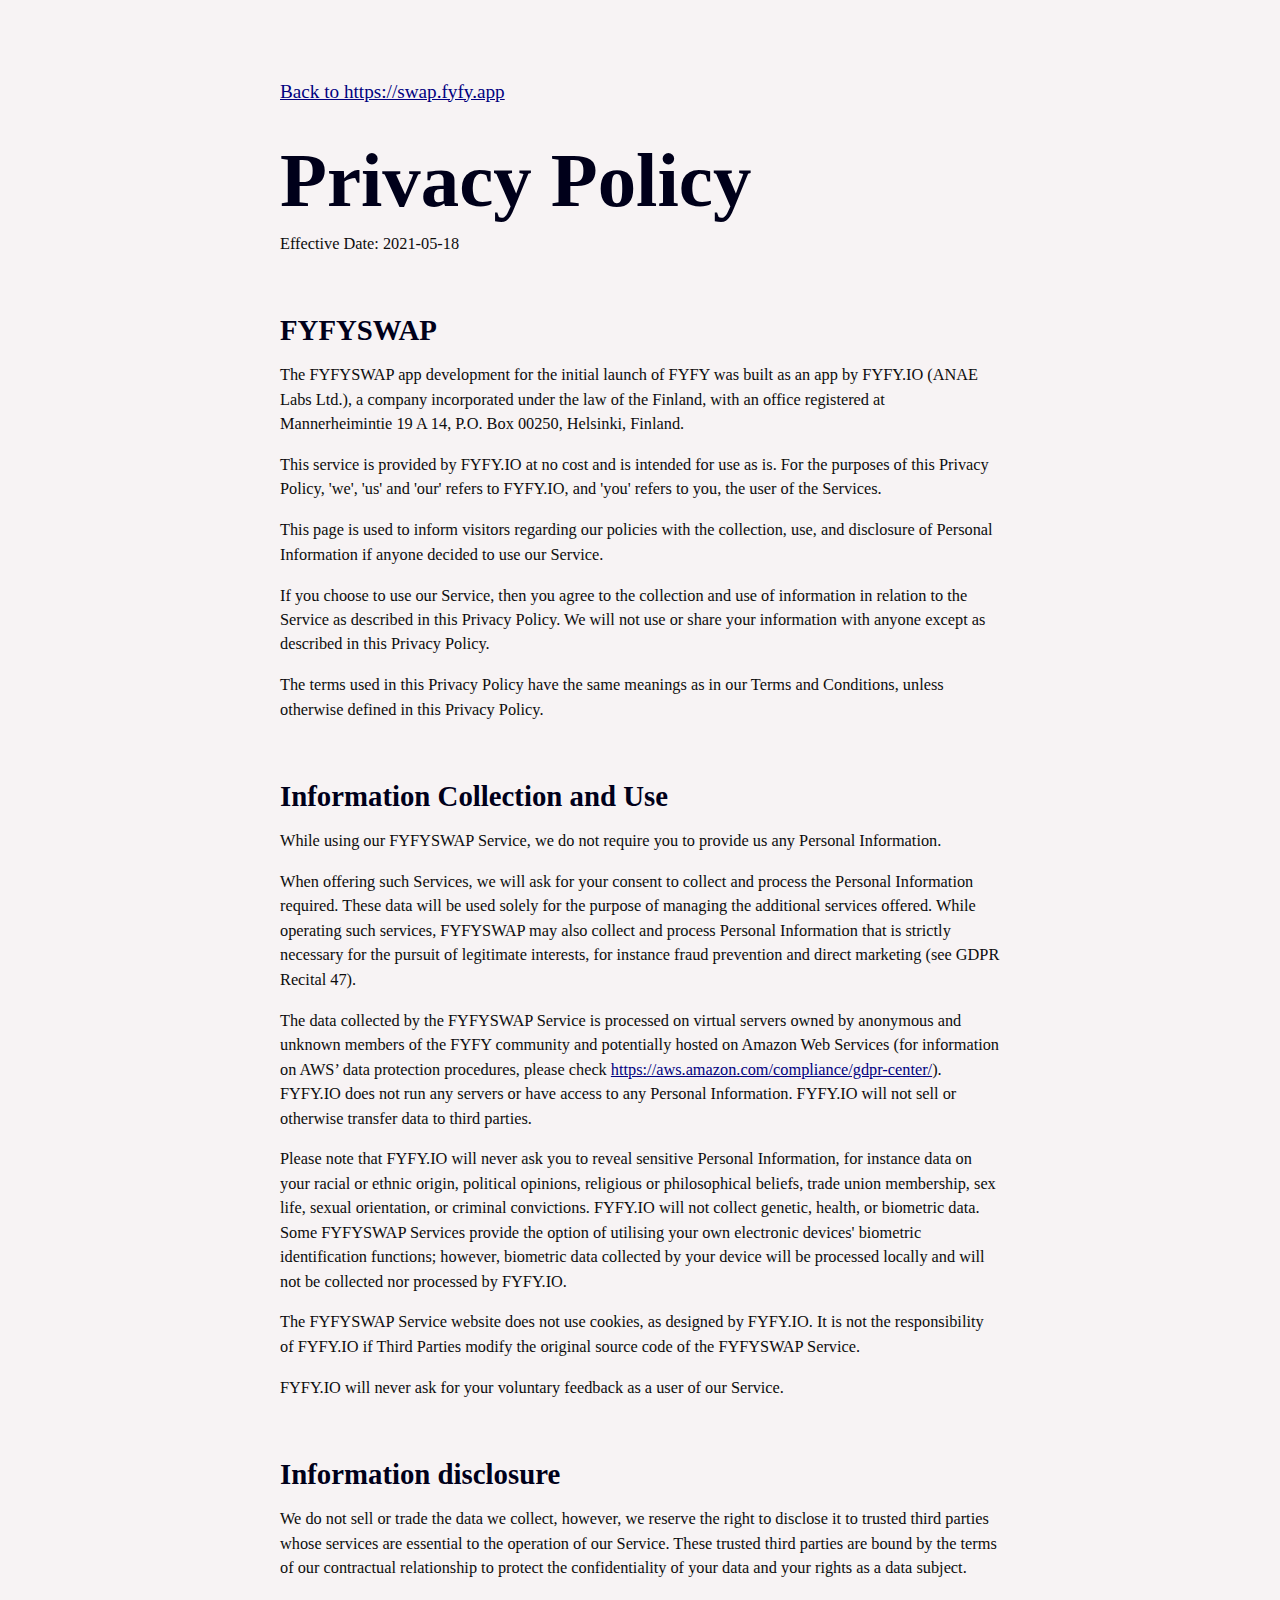
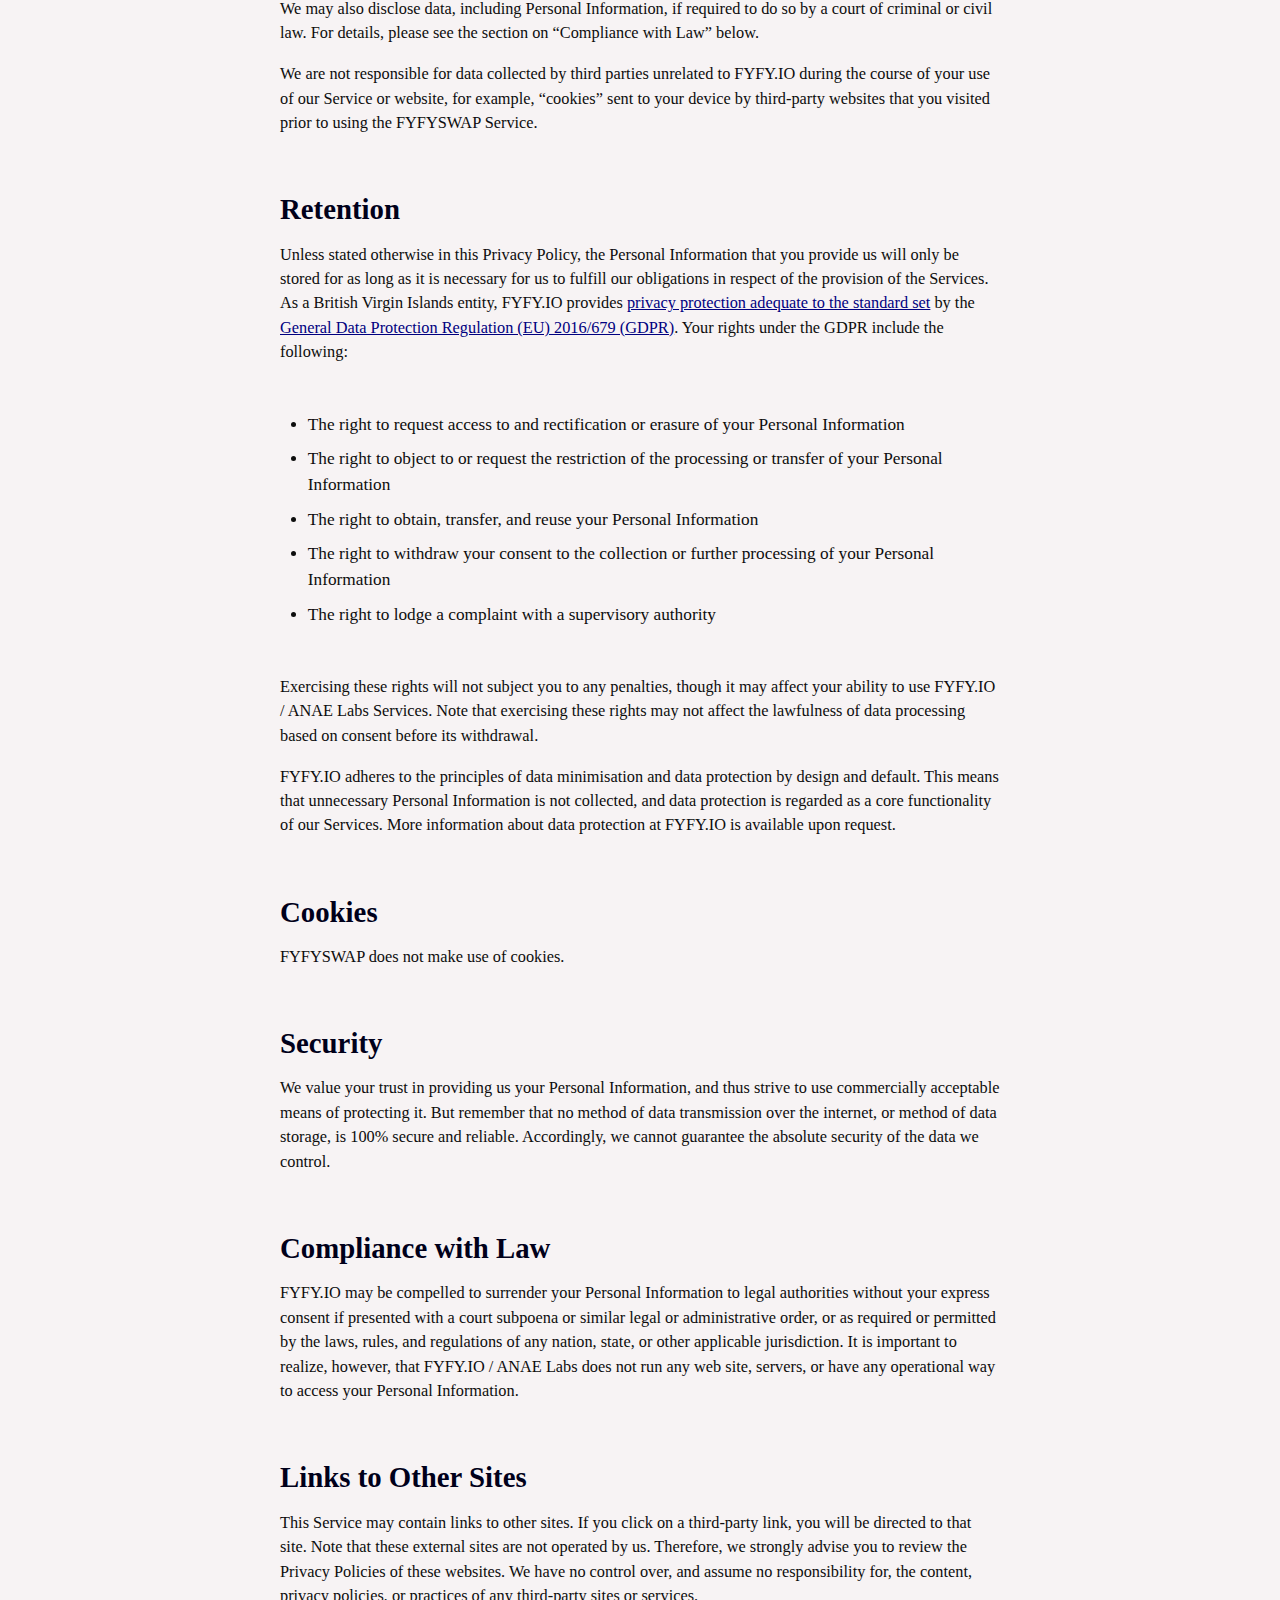
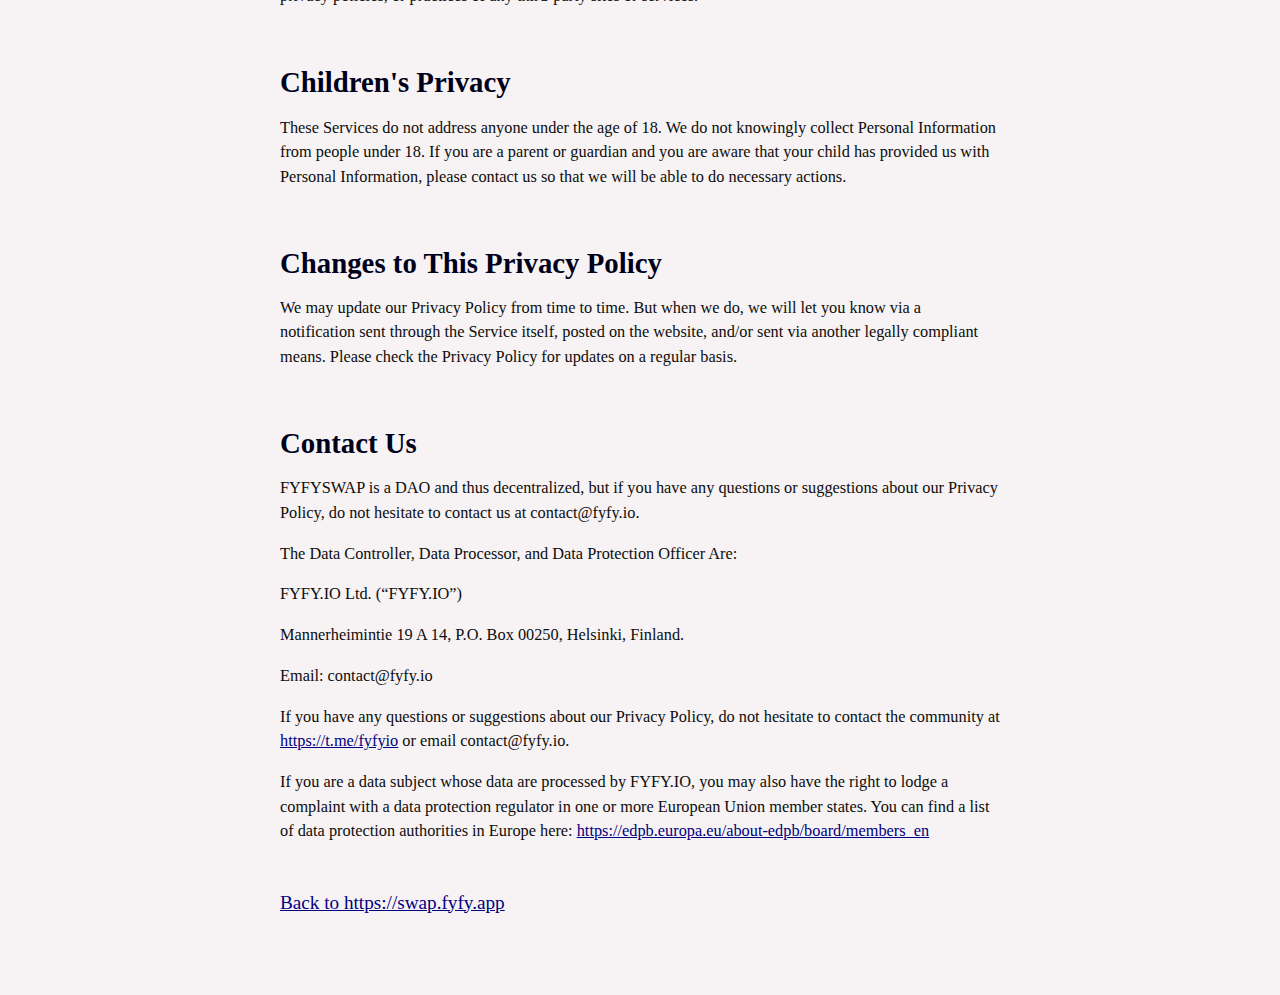
<file: privacy/index.html>
<!doctype html>
<html lang="en">
<head>
    <meta charset="UTF-8">
    <meta name="viewport" content="width=device-width, height=device-height, initial-scale=1.0">
    <meta name="apple-mobile-web-app-capable" content="yes" />

    <link rel="apple-touch-icon" sizes="180x180" href="/apple-touch-icon.png">
    <link rel="icon" type="image/png" sizes="32x32" href="/favicon-32x32.png">
    <link rel="icon" type="image/png" sizes="16x16" href="/favicon-16x16.png">
    <link rel="manifest" href="/site.webmanifest">
    <link rel="mask-icon" href="/safari-pinned-tab.svg" color="#202060">
    <meta name="msapplication-TileColor" content="#202060">
    <meta name="theme-color" content="#ffffff">
	
    <base href="https://swap.fyfy.app/">
    <title>FYFYSWAP — The DEX for the Interoperable Future</title>

    <meta name="title" property="title" content="FYFYSWAP — The DEX for the Interoperable Future" />
    <meta name="description" property="description" content="Cross-chain exchange of assets, simple creation and listing of new assets, and the easiest swaps ever. The interoperable future of Fyfy is here and we are at the forefront!" />
    <meta name="keywords" content="FYFYSWAP, Liquidity, DEX, AMM, Fyfy, Ecosystem, Interoperable, Future, Ethereum, Solana, Fearless">
    <meta name="author" content="FYFYSWAP">

    <meta property="og:site_name" content="FYFYSWAP" />
    <meta property="og:title" content="FYFYSWAP — The DEX for the Interoperable Future" />
    <meta property="og:description" content="Cross-chain exchange of assets, simple creation and listing of new assets, and the easiest swaps ever. The interoperable future of Fyfy is here and we are at the forefront!" />
    <meta property="og:url" content="https://swap.fyfy.app/" />
    <meta property="og:type" content="website" />
    <meta property="og:image" content="https://swap.fyfy.app/fyfyswap-share-image.png" />
    <meta property="og:image:secure_url" content="https://swap.fyfy.app/fyfyswap-share-image.png" />
    <meta property="og:image:width" content="1280" />
    <meta property="og:image:height" content="640" />

    <meta name="twitter:title" content="FYFYSWAP — The DEX for the Interoperable Future" />
    <meta name="twitter:card" content="summary_large_image" />
    <meta name="twitter:image" content="https://swap.fyfy.app/fyfyswap-share-image.png" />
    <meta name="twitter:site" content="@fyfyswap" />
    <meta name="twitter:description" content="Cross-chain exchange of assets, simple creation and listing of new assets, and the easiest swaps ever. The interoperable future of Fyfy is here and we are at the forefront!" />
	
	<link rel="canonical" href="https://swap.fyfy.app/" />
    <link rel="preconnect" href="https://fonts.gstatic.com/" crossorigin>
    <link rel="stylesheet" as="font" href="https://fonts.googleapis.com/css2?family=FYFY:wght@100;200;300;400;500;600;700;800&family=Material+Icons&display=swap"/>
	
	<script src="https://code.jquery.com/jquery-3.5.1.min.js"></script>
    <style>
		*{font-family:'FYFY'}
		html {scroll-behavior: smooth;}
	    body{background-color: #f7f3f4; padding: 60px 0;}
		.copy {max-width: 720px; margin: auto; padding: .5em; color:  #0d0d0d; font-size: 1.2em; line-height: 1.5;}
		h1, h2, p.h1 {margin: 2em 0 .5em; font-size: 1.5em; font-weight: 700; color: #00001A; line-height: 1.15;}
		h1 {font-size: 4em; line-height: 0.9; margin: 40px 0 0;}
    @media only screen and (max-width: 600px) {
      h1 {font-size: 2.5em;}
    }
    @media only screen and (max-width: 380px) {
      h1 {font-size: 2em;}
    }
		p, li {font-size: .85em; font-weight: 300;}
	    a {color: #000080; text-decoration: underline;}
		a:hover {color: #00004D;}
		ul {padding: 1em;}
		li {margin: .5em; font-size: .9em;}
    strong {color: #00001A;font-weight: 600;}
	</style>
</head>
<body>
<div class="copy">
	<a href="https://swap.fyfy.app"> Back to https://swap.fyfy.app</a>
	<h1>Privacy Policy</h1>
  <p>Effective Date: 2021-05-18</p>
  <p class="h1">FYFYSWAP</p>
	<p>The FYFYSWAP app development for the initial launch of FYFY was built as an app by FYFY.IO (ANAE Labs Ltd.), a company incorporated under the law of the Finland, with an office registered at Mannerheimintie 19 A 14, P.O. Box 00250, Helsinki, Finland.</p>
  <p>This service is provided by FYFY.IO at no cost and is intended for use as is. For the purposes of this Privacy Policy, 'we', 'us' and 'our' refers to FYFY.IO, and 'you' refers to you, the user of the Services.</p>
  <p>This page is used to inform visitors regarding our policies with the collection, use, and disclosure of Personal Information if anyone decided to use our Service.</p>
  <p>If you choose to use our Service, then you agree to the collection and use of information in relation to the Service as described in this Privacy Policy. We will not use or share your information with anyone except as described in this Privacy Policy.</p>
  <p>The terms used in this Privacy Policy have the same meanings as in our Terms and Conditions, unless otherwise defined in this Privacy Policy.</p>
  <h2>Information Collection and Use</h2>
  <p>While using our FYFYSWAP Service, we do not require you to provide us any Personal Information.</p>
  <p>When offering such Services, we will ask for your consent to collect and process the Personal Information required. These data will be used solely for the purpose of managing the additional services offered. While operating such services, FYFYSWAP  may also collect and process Personal Information that is strictly necessary for the pursuit of legitimate interests, for instance fraud prevention and direct marketing (see GDPR Recital 47).</p>
  <p>The data collected by the FYFYSWAP Service is processed on virtual servers owned by anonymous and unknown members of the FYFY community and potentially hosted on Amazon Web Services (for information on AWS’ data protection procedures, please check <a href="https://aws.amazon.com/compliance/gdpr-center/" target="_blank">https://aws.amazon.com/compliance/gdpr-center/</a>). FYFY.IO does not run any servers or have access to any Personal Information. FYFY.IO will not sell or otherwise transfer data to third parties.</p>
  <p>Please note that FYFY.IO will never ask you to reveal sensitive Personal Information, for instance data on your racial or ethnic origin, political opinions, religious or philosophical beliefs, trade union membership, sex life, sexual orientation, or criminal convictions. FYFY.IO will not collect genetic, health, or biometric data. Some FYFYSWAP Services provide the option of utilising your own electronic devices' biometric identification functions; however, biometric data collected by your device will be processed locally and will not be collected nor processed by FYFY.IO.</p>
  <p>The FYFYSWAP Service website does not use cookies, as designed by FYFY.IO. It is not the responsibility of FYFY.IO if Third Parties modify the original source code of the FYFYSWAP Service.</p>
  <p>FYFY.IO will never ask for your voluntary feedback as a user of our Service.</p>
  <h2>Information disclosure</h2>
  <p>We do not sell or trade the data we collect, however, we reserve the right to disclose it to trusted third parties whose services are essential to the operation of our Service. These trusted third parties are bound by the terms of our contractual relationship to protect the confidentiality of your data and your rights as a data subject.</p>
  <p>We may also disclose data, including Personal Information, if required to do so by a court of criminal or civil law. For details, please see the section on “Compliance with Law” below.</p>
  <p>We are not responsible for data collected by third parties unrelated to FYFY.IO during the course of your use of our Service or website, for example, “cookies” sent to your device by third-party websites that you visited prior to using the FYFYSWAP Service.</p>
  <h2>Retention</h2>
  <p>Unless stated otherwise in this Privacy Policy, the Personal Information that you provide us will only be stored for as long as it is necessary for us to fulfill our obligations in respect of the provision of the Services. As a British Virgin Islands entity, FYFY.IO provides <a href="https://eur-lex.europa.eu/legal-content/EN/TXT/?uri=CELEX%3A32000D0518" target="_blank">privacy protection adequate to the standard set</a> by the <a href="https://eur-lex.europa.eu/eli/reg/2016/679/oj" target="_blank">General Data Protection Regulation (EU) 2016/679 (GDPR)</a>. Your rights under the GDPR include the following:</p>
  <ul>
    <li>The right to request access to and rectification or erasure of your Personal Information</li>
    <li>The right to object to or request the restriction of the processing or transfer of your Personal Information</li>
    <li>The right to obtain, transfer, and reuse your Personal Information</li>
    <li>The right to withdraw your consent to the collection or further processing of your Personal Information</li>
    <li>The right to lodge a complaint with a supervisory authority</li>
  </ul>
  <p>Exercising these rights will not subject you to any penalties, though it may affect your ability to use FYFY.IO / ANAE Labs Services. Note that exercising these rights may not affect the lawfulness of data processing based on consent before its withdrawal.</p>
  <p>FYFY.IO adheres to the principles of data minimisation and data protection by design and default. This means that unnecessary Personal Information is not collected, and data protection is regarded as a core functionality of our Services. More information about data protection at FYFY.IO is available upon request.</p>
  <h2>Cookies</h2>
  <p>FYFYSWAP does not make use of cookies.</p>
  <h2>Security</h2>
  <p>We value your trust in providing us your Personal Information, and thus strive to use commercially acceptable means of protecting it. But remember that no method of data transmission over the internet, or method of data storage, is 100% secure and reliable. Accordingly, we cannot guarantee the absolute security of the data we control.</p>
  <h2>Compliance with Law</h2>
  <p>FYFY.IO may be compelled to surrender your Personal Information to legal authorities without your express consent if presented with a court subpoena or similar legal or administrative order, or as required or permitted by the laws, rules, and regulations of any nation, state, or other applicable jurisdiction. It is important to realize, however, that FYFY.IO / ANAE Labs does not run any web site, servers, or have any operational way to access your Personal Information.</p>
  <h2>Links to Other Sites</h2>
  <p>This Service may contain links to other sites. If you click on a third-party link, you will be directed to that site. Note that these external sites are not operated by us. Therefore, we strongly advise you to review the Privacy Policies of these websites. We have no control over, and assume no responsibility for, the content, privacy policies, or practices of any third-party sites or services.</p>
  <h2>Children's Privacy</h2>
  <p>These Services do not address anyone under the age of 18. We do not knowingly collect Personal Information from people under 18. If you are a parent or guardian and you are aware that your child has provided us with Personal Information, please contact us so that we will be able to do necessary actions.</p>
  <h2>Changes to This Privacy Policy</h2>
  <p>We may update our Privacy Policy from time to time. But when we do, we will let you know via a notification sent through the Service itself, posted on the website, and/or sent via another legally compliant means. Please check the Privacy Policy for updates on a regular basis.</p>
  <h2>Contact Us</h2>
  <p>FYFYSWAP is a DAO and thus decentralized, but if you have any questions or suggestions about our Privacy Policy, do not hesitate to contact us at contact@fyfy.io.</p>
  <p>The Data Controller, Data Processor, and Data Protection Officer Are:</p>
  <p>FYFY.IO Ltd. (“FYFY.IO”)</p>
  <p>Mannerheimintie 19 A 14, P.O. Box 00250, Helsinki, Finland.</p>
  <p>Email: contact@fyfy.io</p>
  <p>If you have any questions or suggestions about our Privacy Policy, do not hesitate to contact the community at <a href="https://t.me/fyfyio" target="_blank">https://t.me/fyfyio</a> or email contact@fyfy.io.</p>
  <p>If you are a data subject whose data are processed by FYFY.IO, you may also have the right to lodge a complaint with a data protection regulator in one or more European Union member states. You can find a list of data protection authorities in Europe here: <a href="https://edpb.europa.eu/about-edpb/board/members_en" target="_blank">https://edpb.europa.eu/about-edpb/board/members_en</a></p>
	<br>
	<a href="https://swap.fyfy.app"> Back to https://swap.fyfy.app</a>
</div>
</body>
</html>
</file>
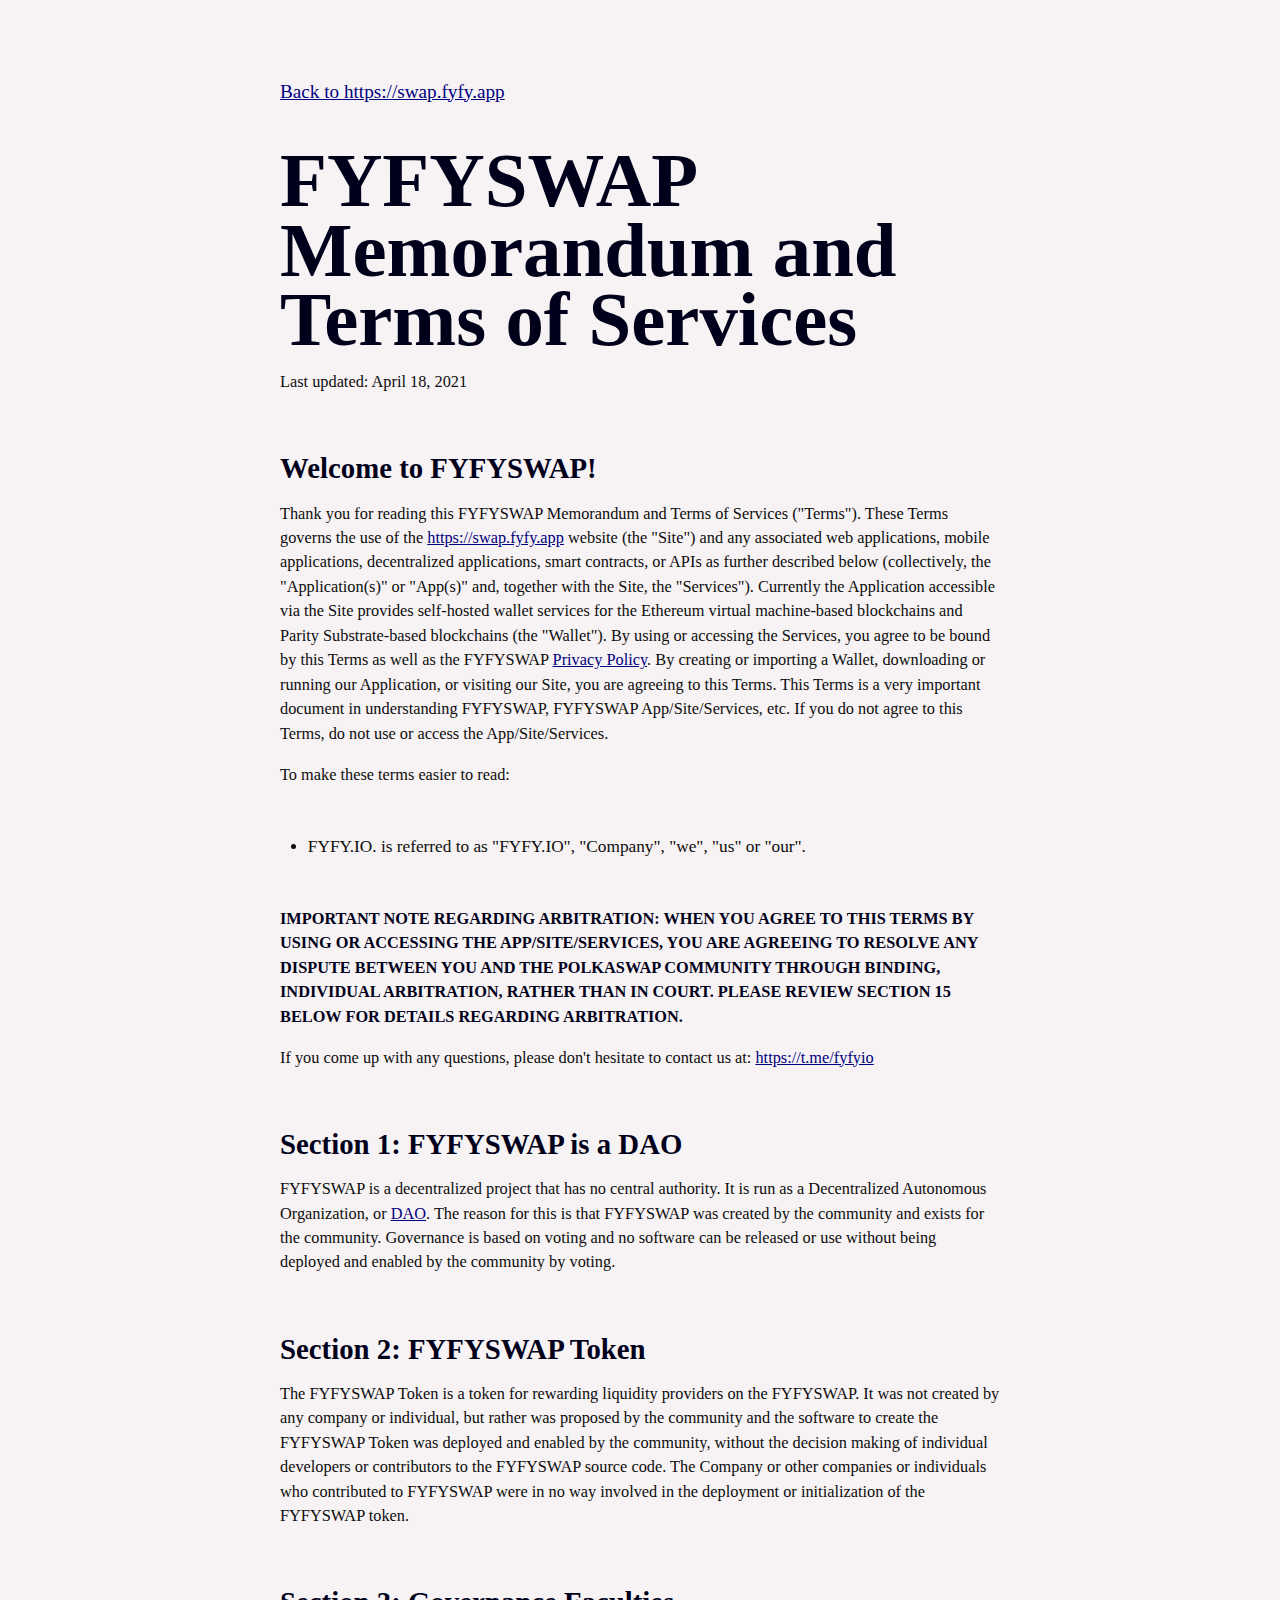
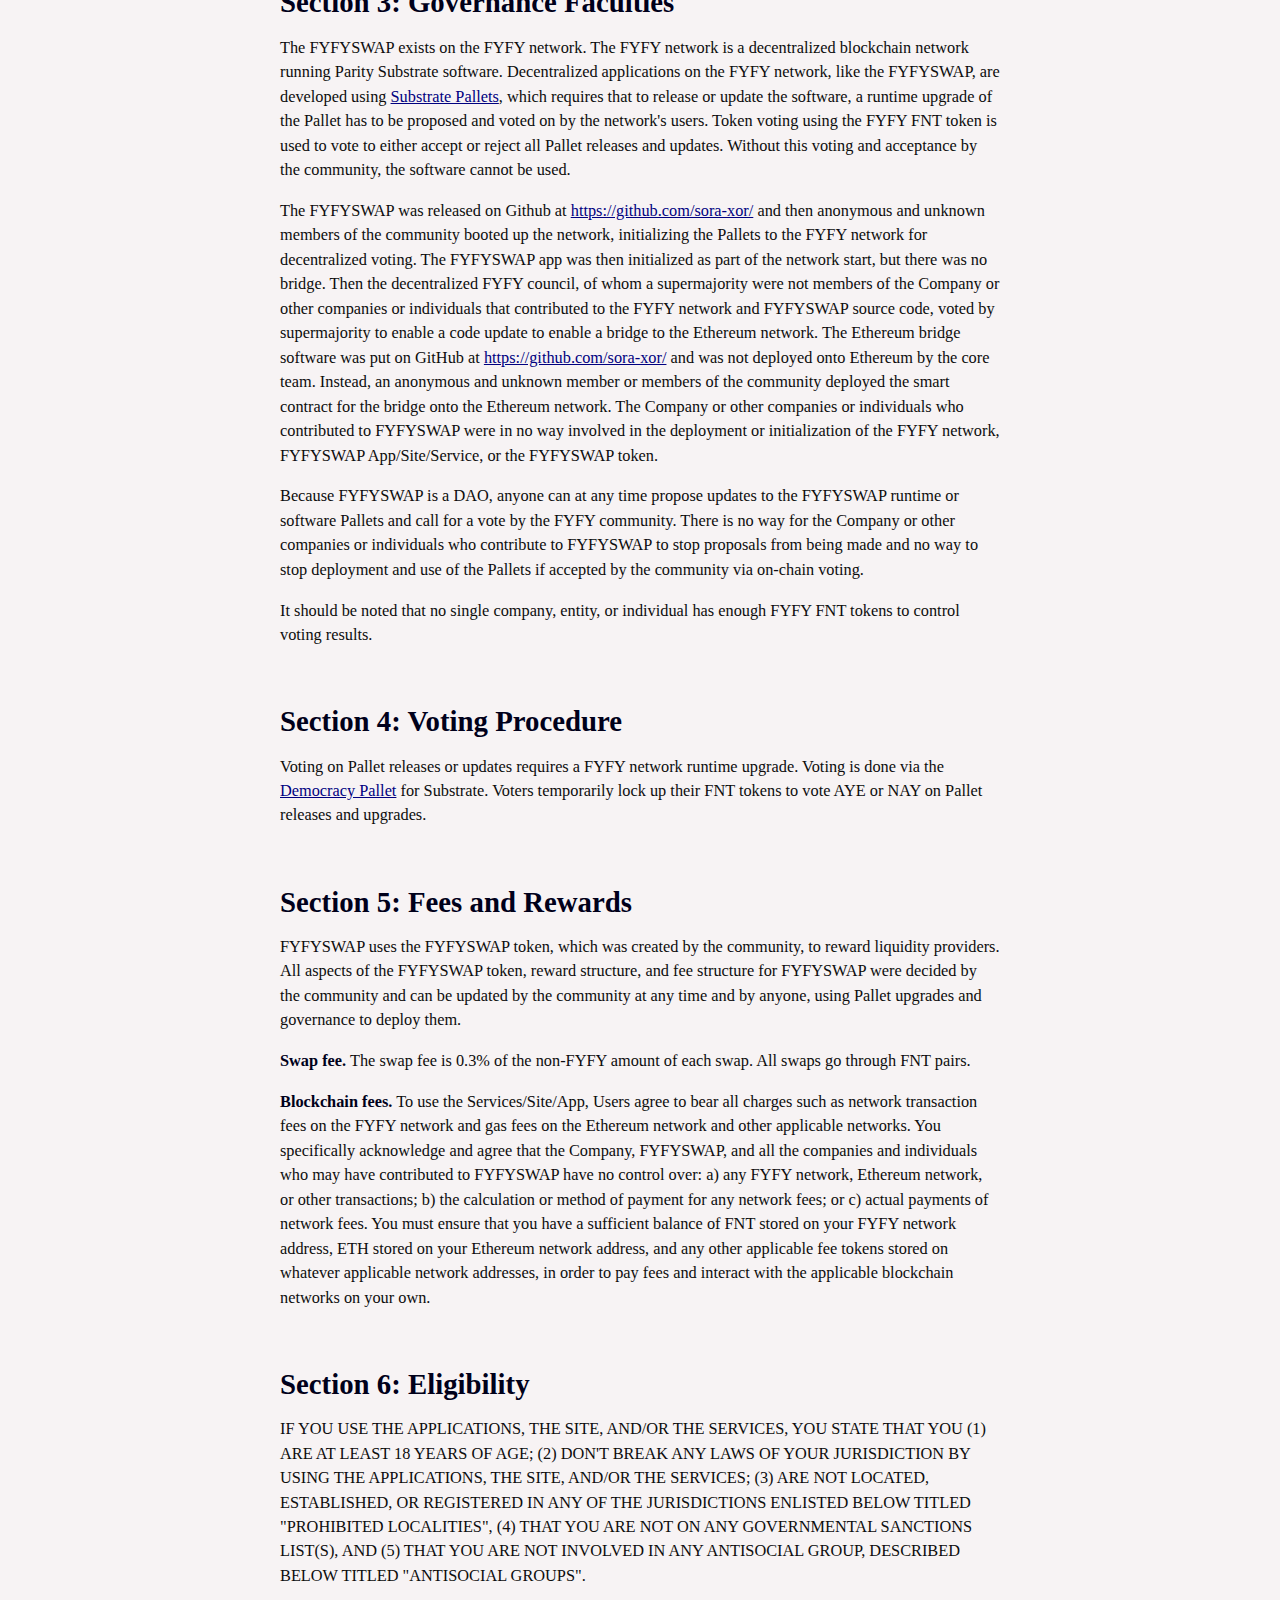
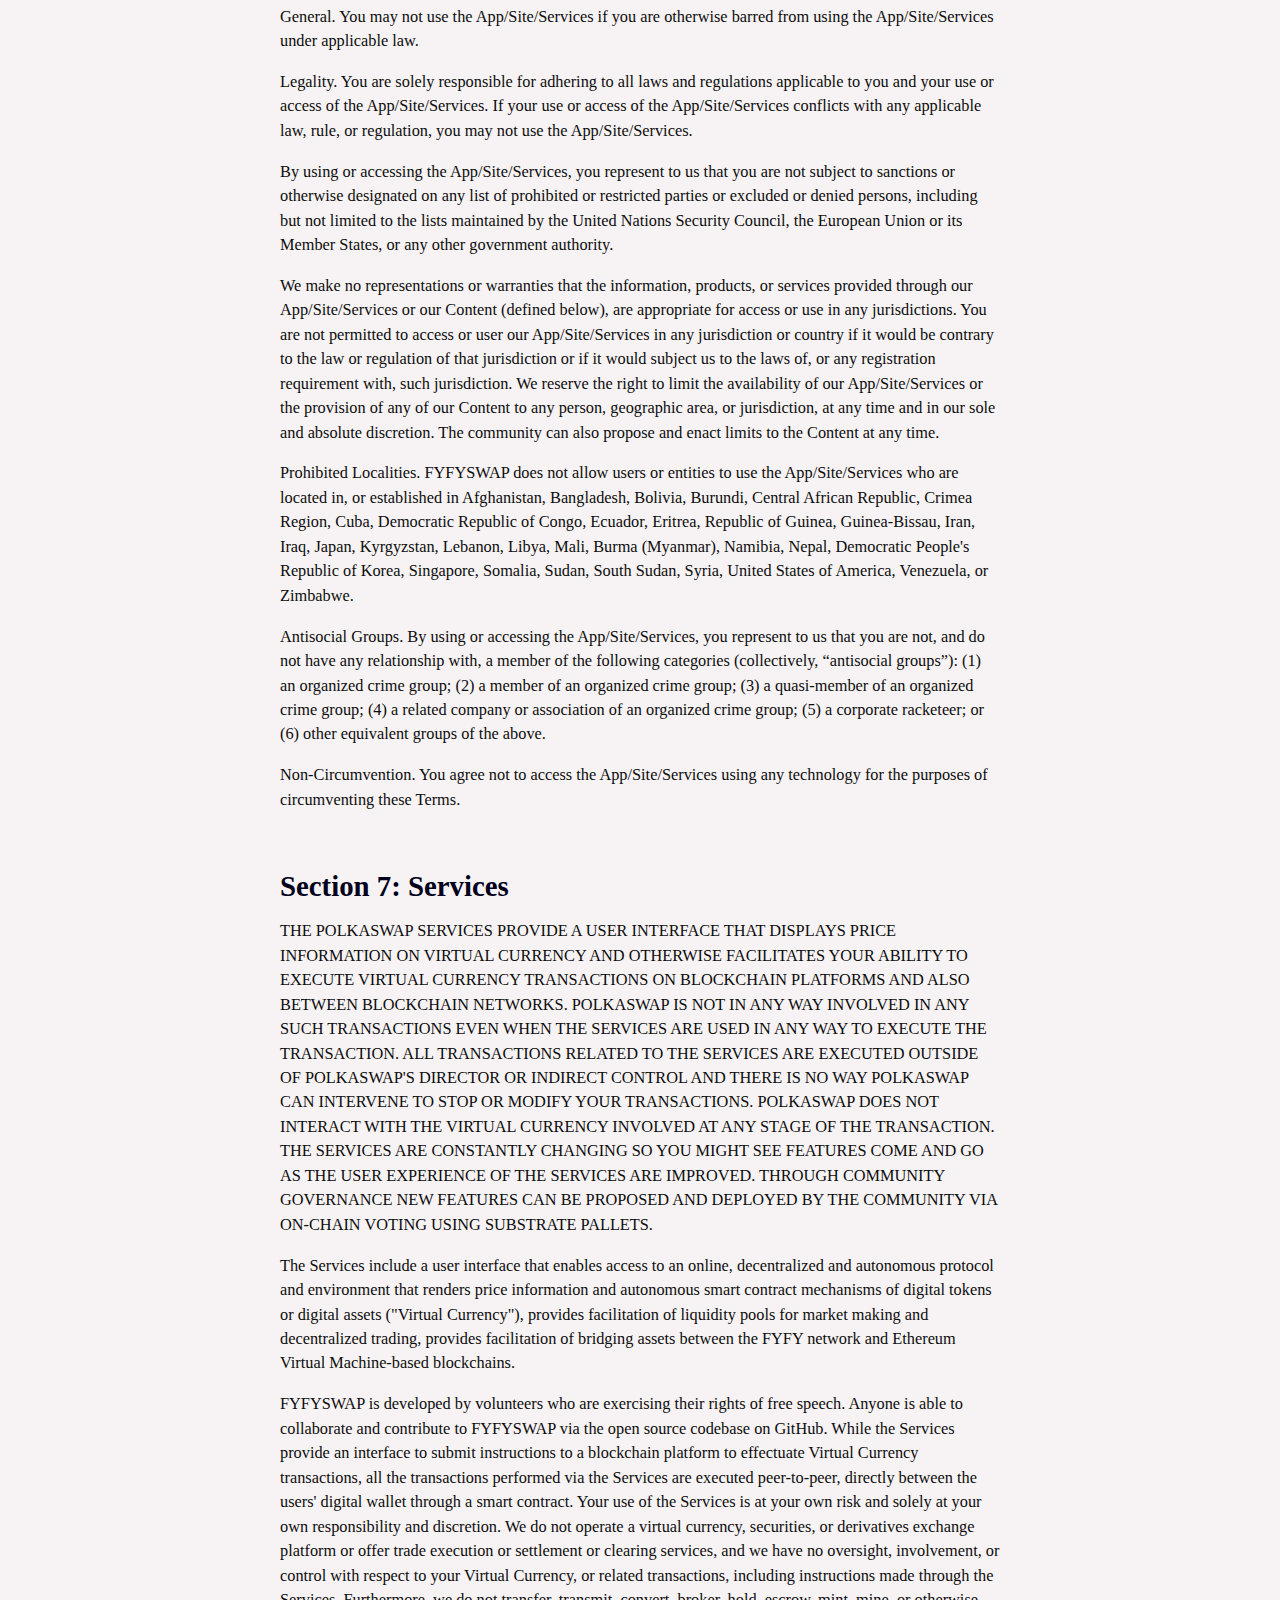
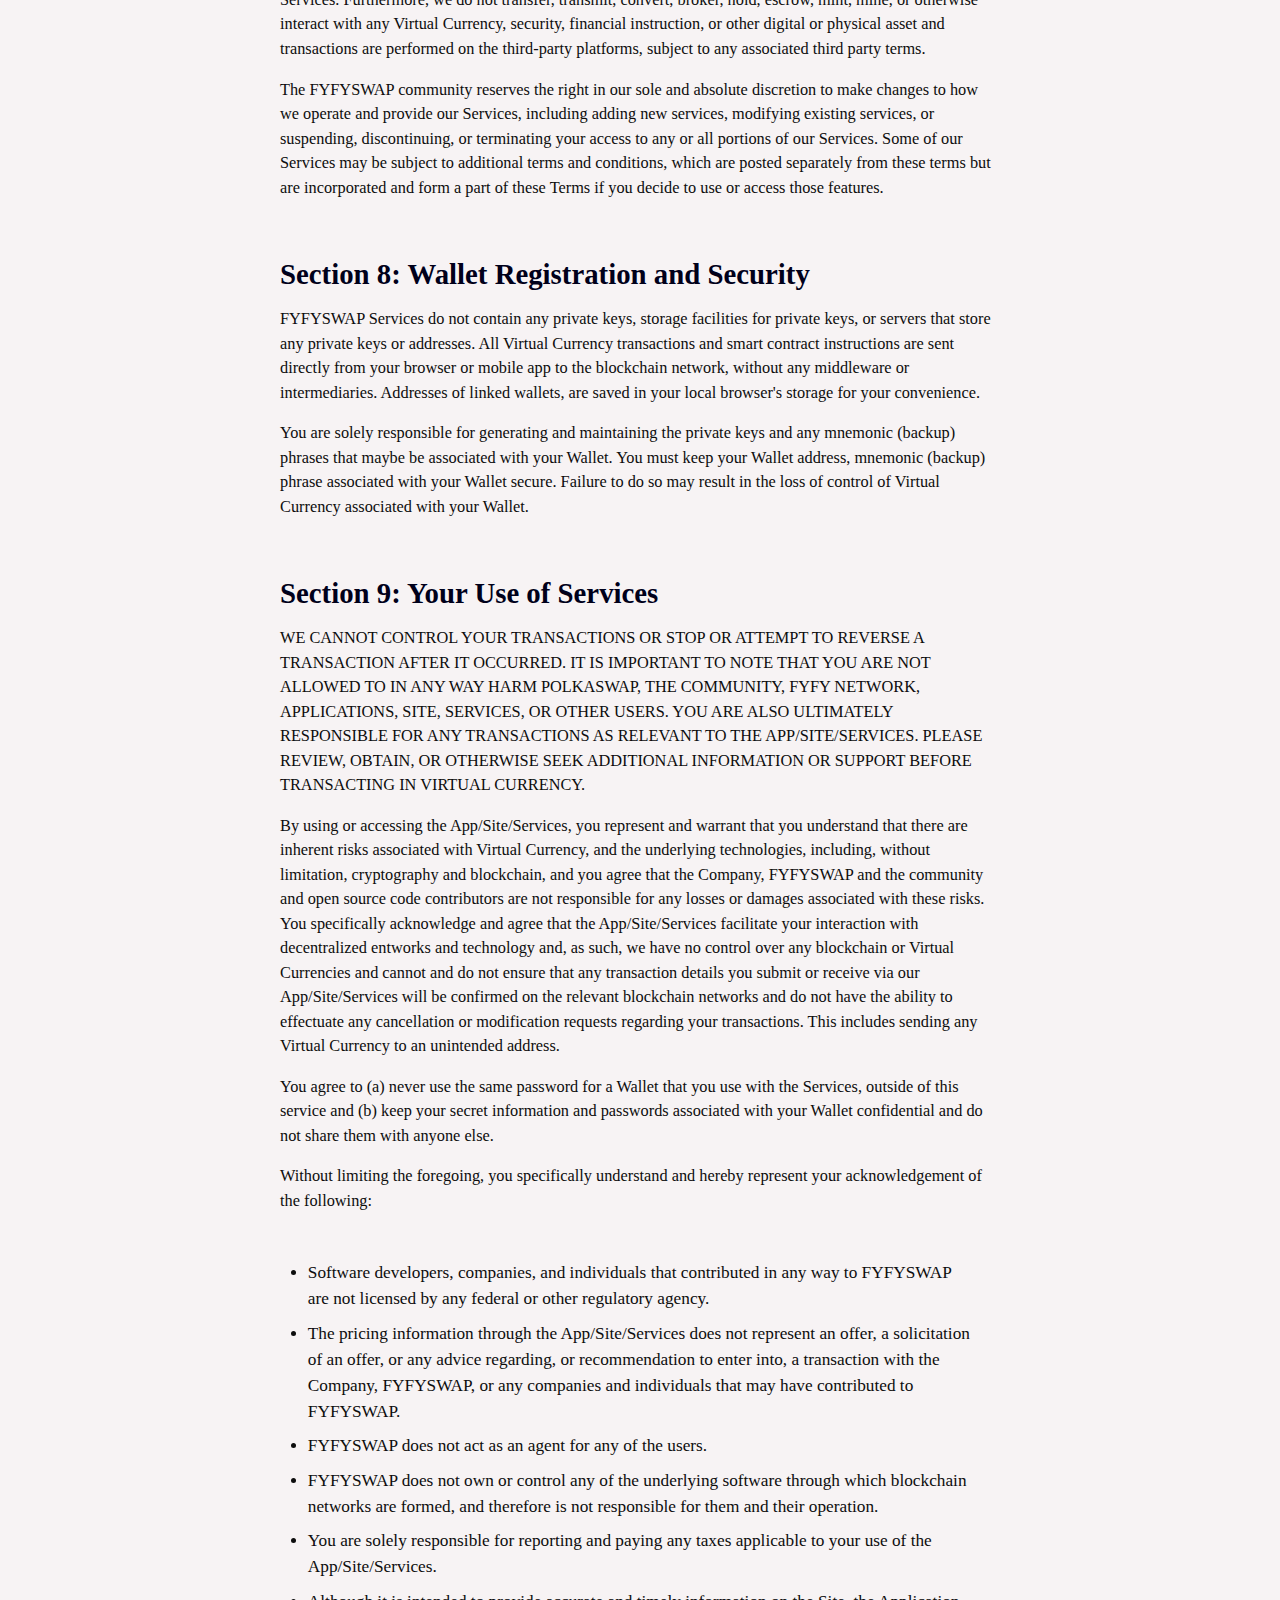
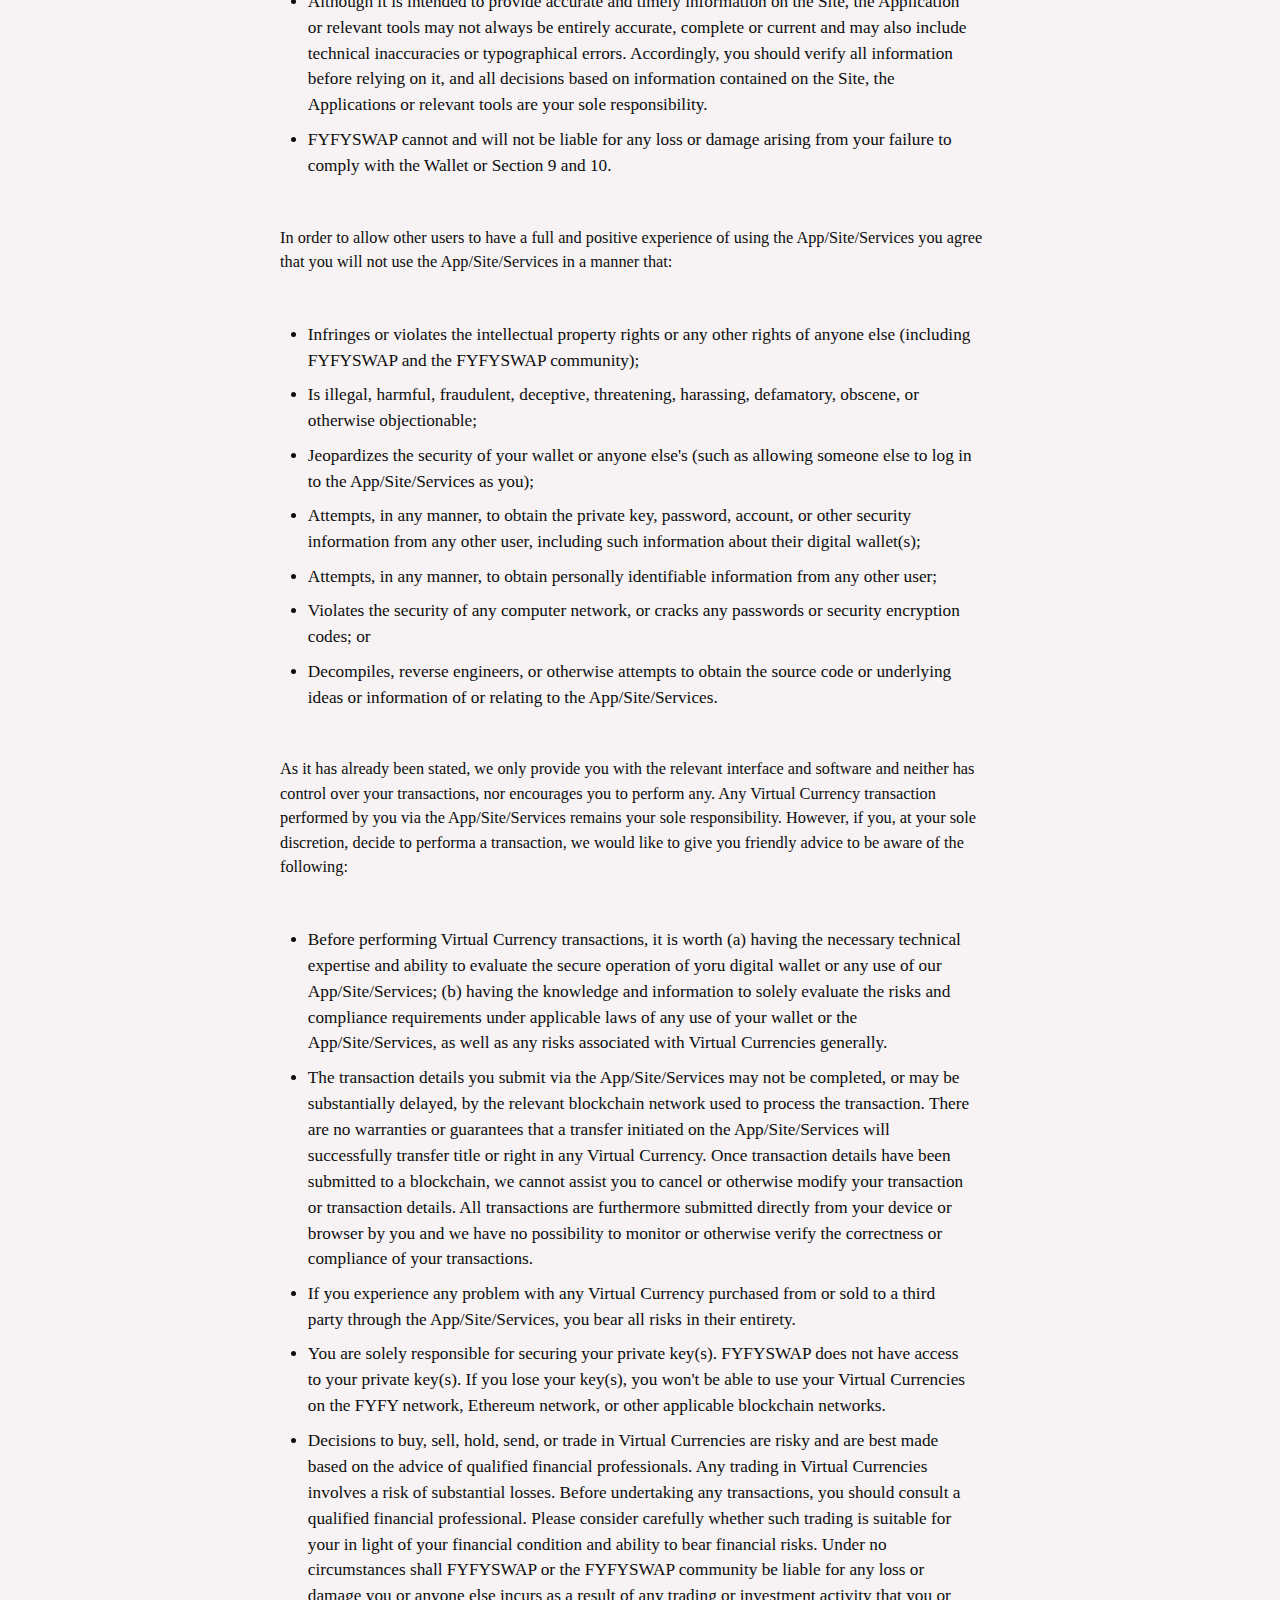
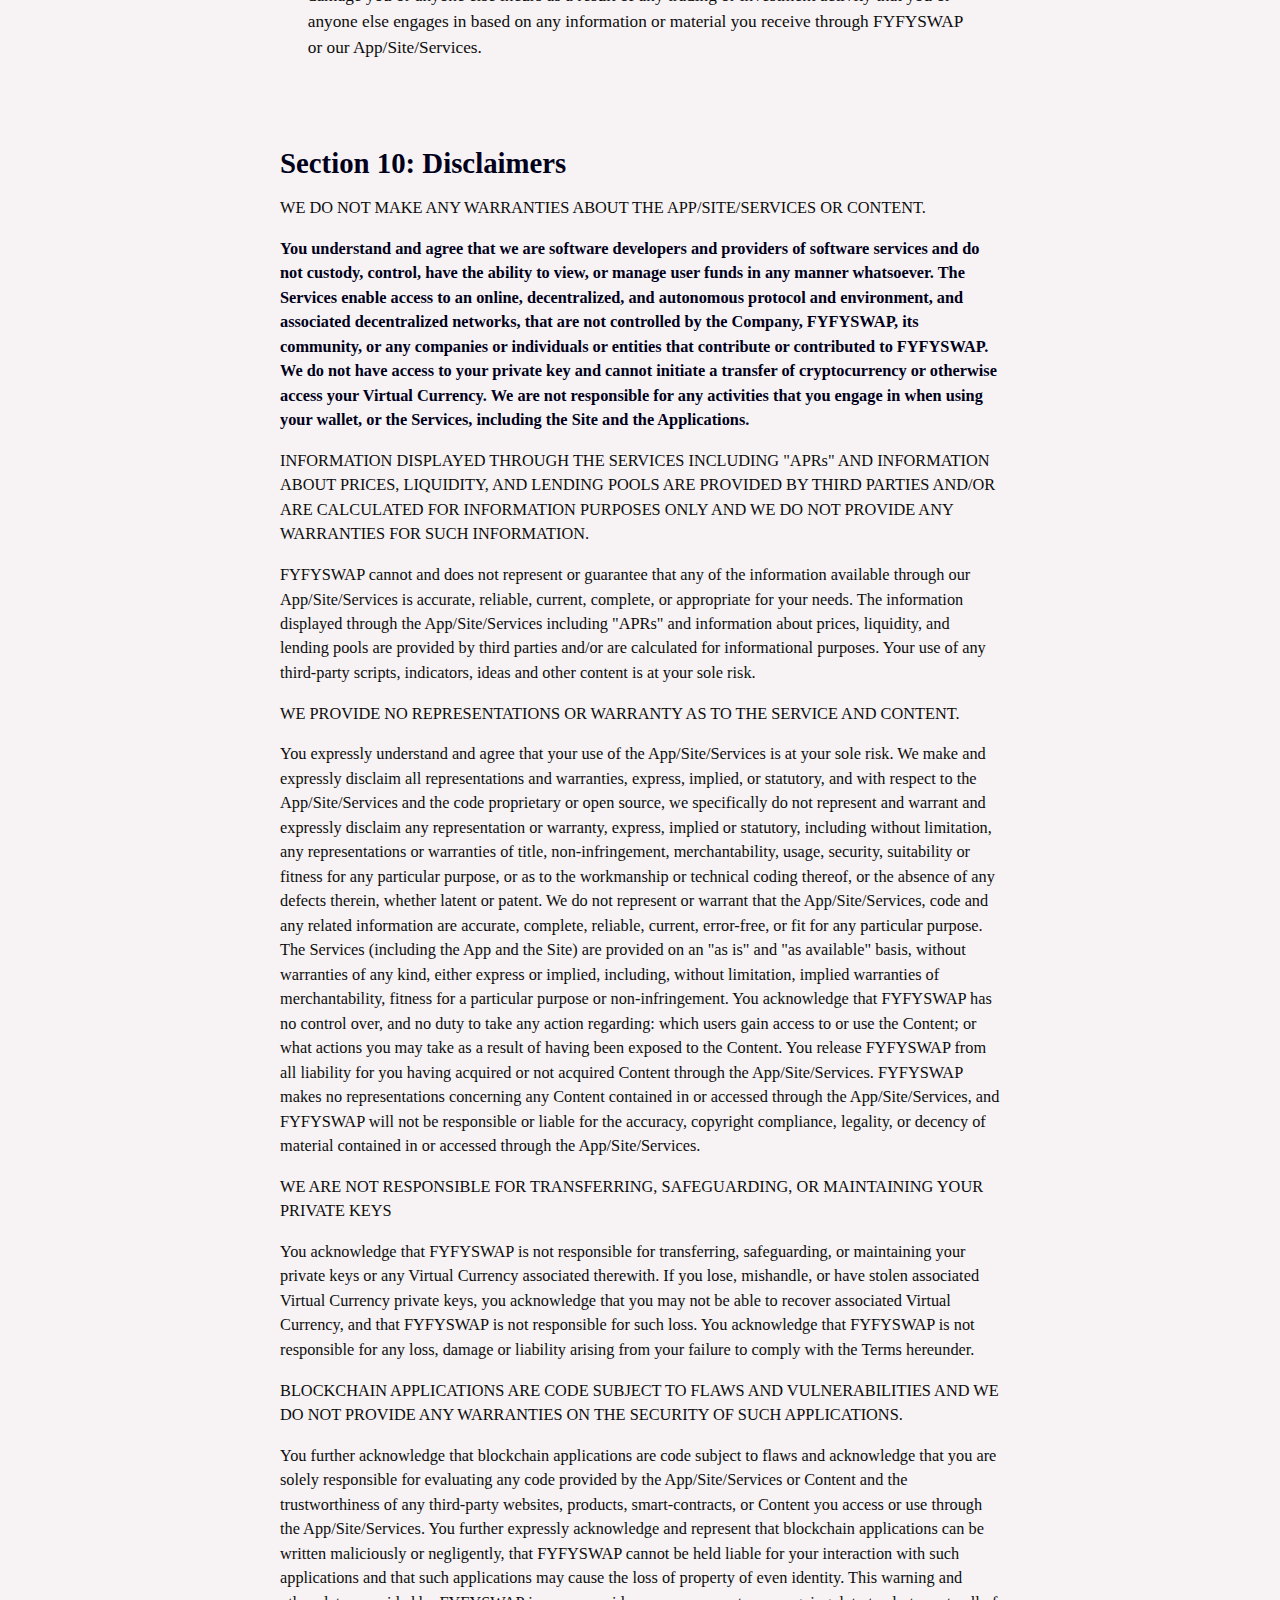
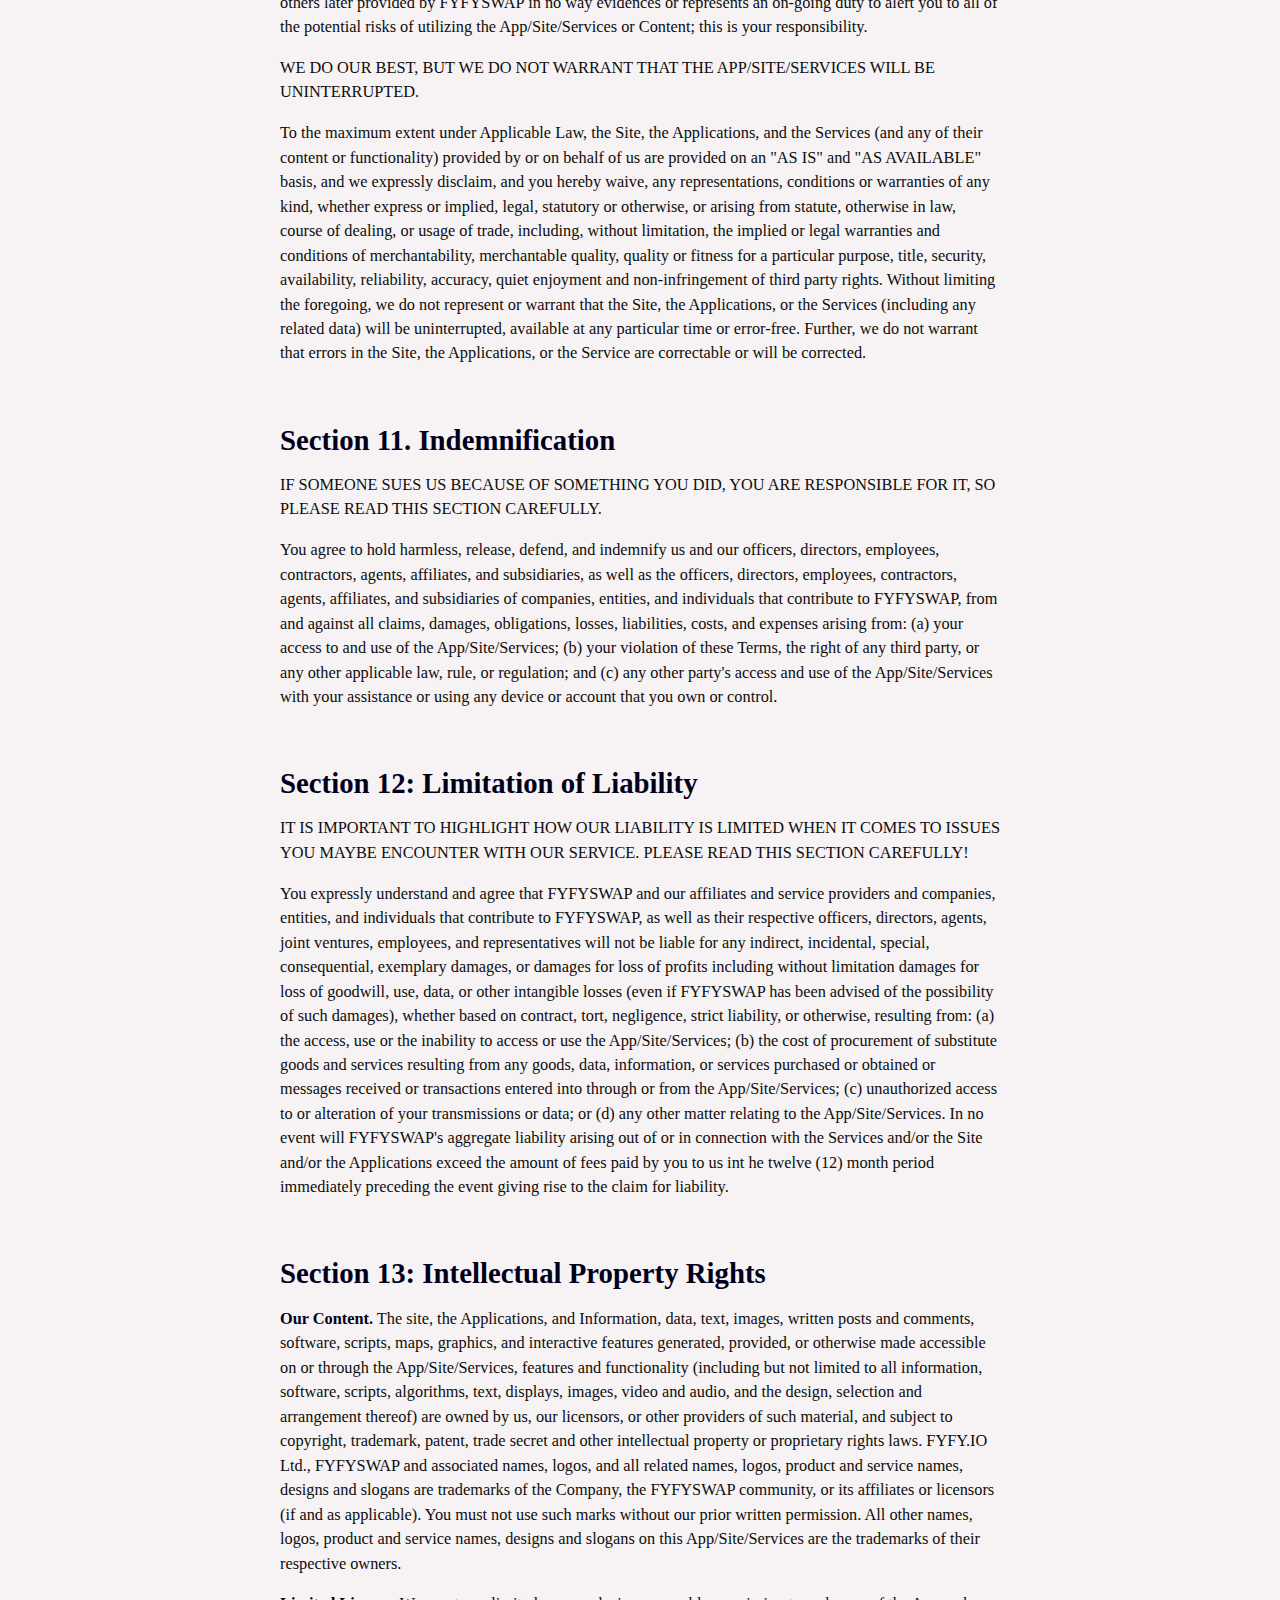
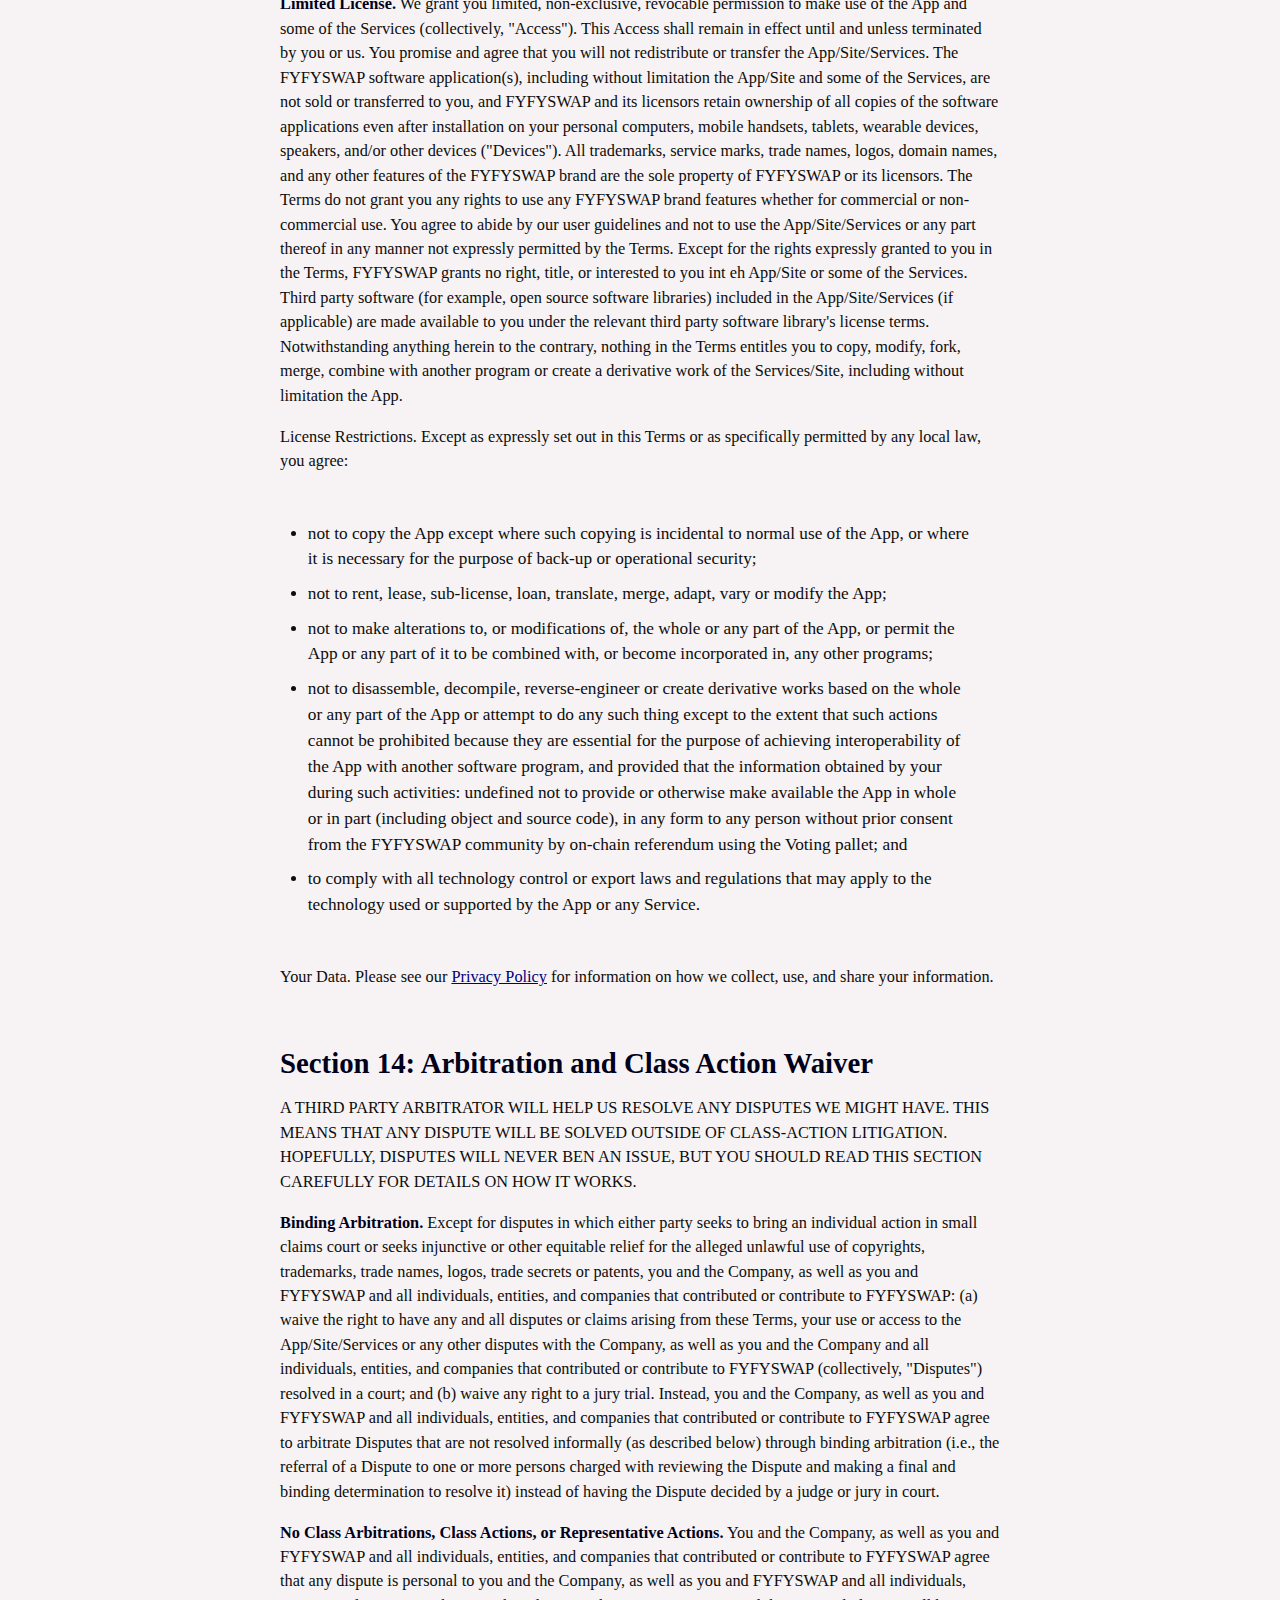
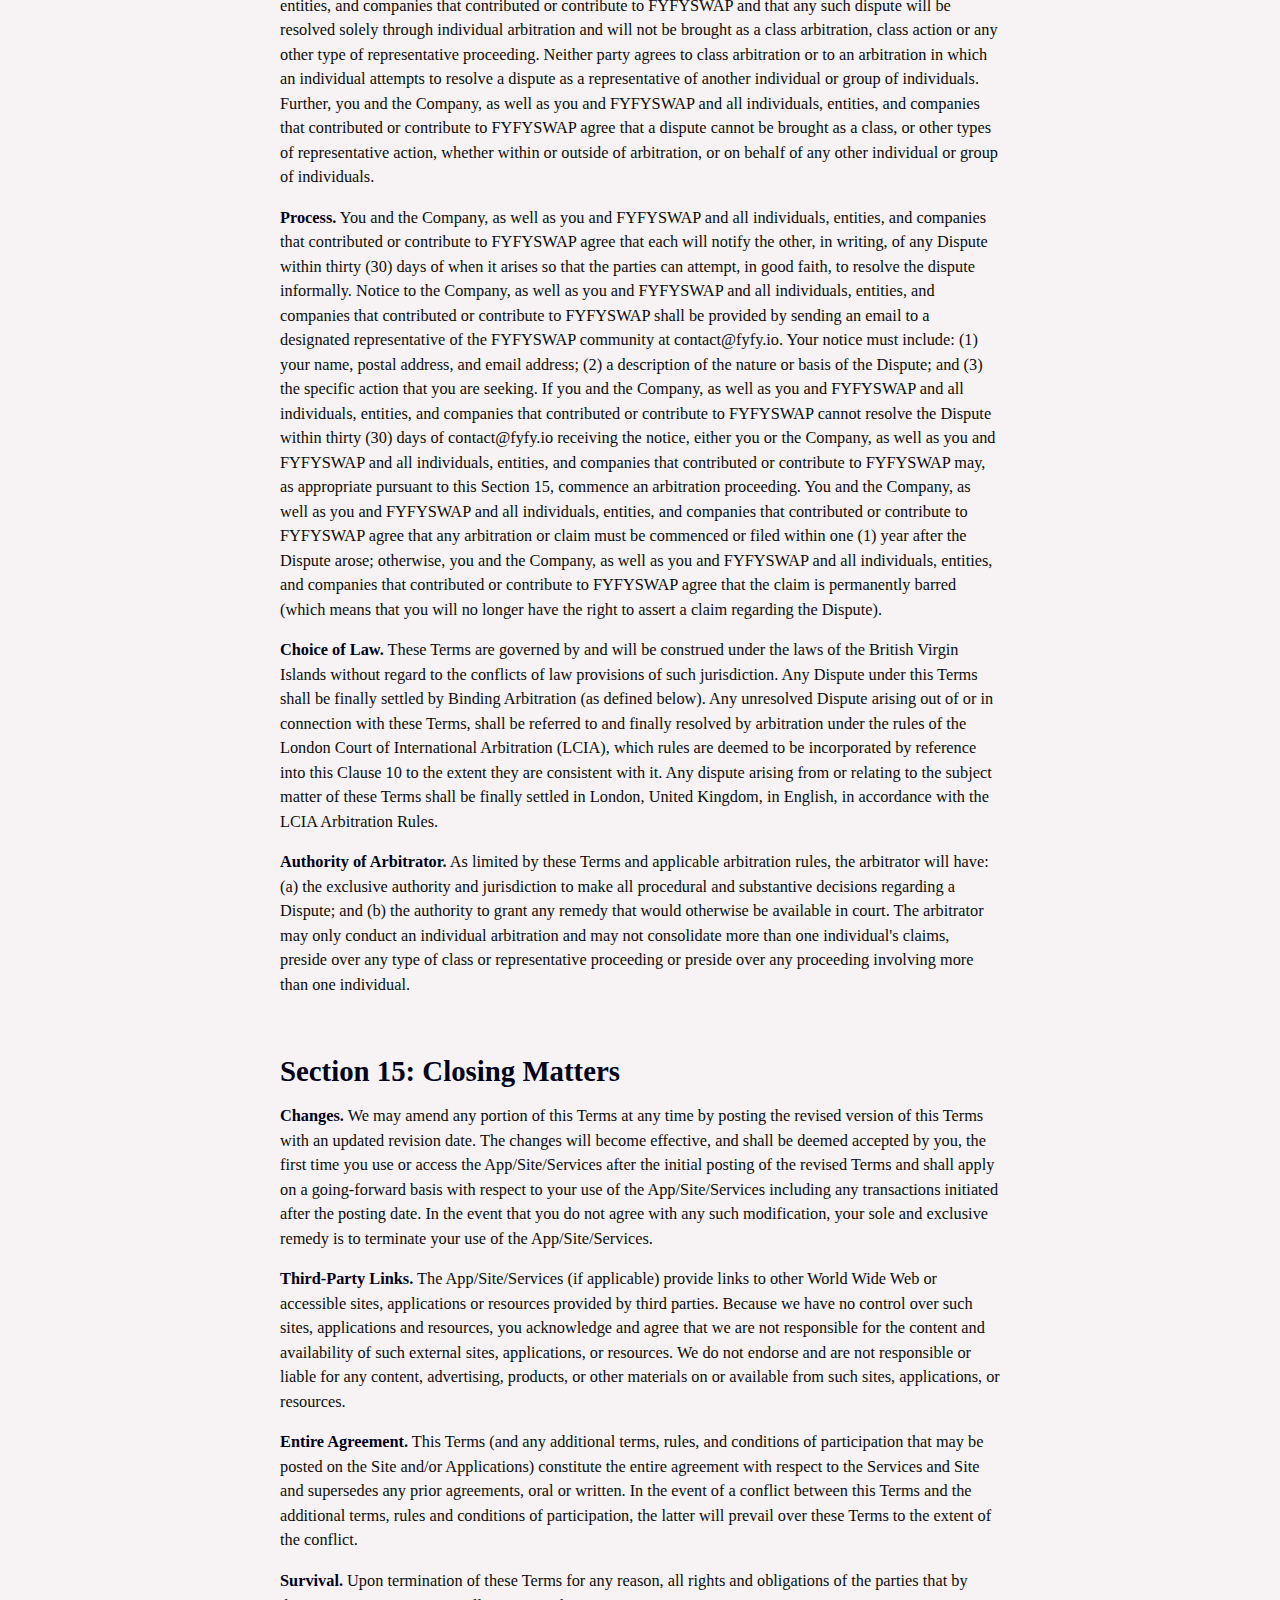
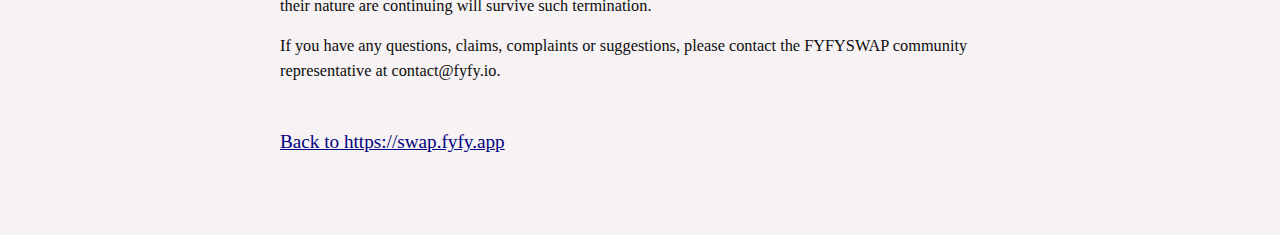
<file: terms/index.html>
<!doctype html>
<html lang="en">
<head>
    <meta charset="UTF-8">
    <meta name="viewport" content="width=device-width, height=device-height, initial-scale=1.0">
    <meta name="apple-mobile-web-app-capable" content="yes" />

    <link rel="apple-touch-icon" sizes="180x180" href="/apple-touch-icon.png">
    <link rel="icon" type="image/png" sizes="32x32" href="/favicon-32x32.png">
    <link rel="icon" type="image/png" sizes="16x16" href="/favicon-16x16.png">
    <link rel="manifest" href="/site.webmanifest">
    <link rel="mask-icon" href="/safari-pinned-tab.svg" color="#202060">
    <meta name="msapplication-TileColor" content="#202060">
    <meta name="theme-color" content="#ffffff">
	
    <base href="https://swap.fyfy.app/">
    <title>FYFYSWAP — The DEX for the Interoperable Future</title>

    <meta name="title" property="title" content="FYFYSWAP — The DEX for the Interoperable Future" />
    <meta name="description" property="description" content="Cross-chain exchange of assets, simple creation and listing of new assets, and the easiest swaps ever. The interoperable future of Fyfy is here and we are at the forefront!" />
    <meta name="keywords" content="FYFYSWAP, Liquidity, DEX, AMM, Fyfy, Ecosystem, Interoperable, Future, Ethereum, Solana, Fearless">
    <meta name="author" content="FYFYSWAP">

    <meta property="og:site_name" content="FYFYSWAP" />
    <meta property="og:title" content="FYFYSWAP — The DEX for the Interoperable Future" />
    <meta property="og:description" content="Cross-chain exchange of assets, simple creation and listing of new assets, and the easiest swaps ever. The interoperable future of Fyfy is here and we are at the forefront!" />
    <meta property="og:url" content="https://swap.fyfy.app/" />
    <meta property="og:type" content="website" />
    <meta property="og:image" content="https://swap.fyfy.app/fyfyswap-share-image.png" />
    <meta property="og:image:secure_url" content="https://swap.fyfy.app/fyfyswap-share-image.png" />
    <meta property="og:image:width" content="1280" />
    <meta property="og:image:height" content="640" />

    <meta name="twitter:title" content="FYFYSWAP — The DEX for the Interoperable Future" />
    <meta name="twitter:card" content="summary_large_image" />
    <meta name="twitter:image" content="https://swap.fyfy.app/fyfyswap-share-image.png" />
    <meta name="twitter:site" content="@fyfyswap" />
    <meta name="twitter:description" content="Cross-chain exchange of assets, simple creation and listing of new assets, and the easiest swaps ever. The interoperable future of Fyfy is here and we are at the forefront!" />
	
	<link rel="canonical" href="https://swap.fyfy.app/" />
    <link rel="preconnect" href="https://fonts.gstatic.com/" crossorigin>
    <link rel="stylesheet" as="font" href="https://fonts.googleapis.com/css2?family=FYFY:wght@100;200;300;400;500;600;700;800&family=Material+Icons&display=swap"/>
	
	<script src="https://code.jquery.com/jquery-3.5.1.min.js"></script>
    <style>
		*{font-family:'FYFY'}
		html {scroll-behavior: smooth;}
	    body{background-color: #f7f3f4; padding: 60px 0;}
		.copy {max-width: 720px; margin: auto; padding: .5em; color:  #0d0d0d; font-size: 1.2em; line-height: 1.5;}
		h1, h2, p.h1 {margin: 2em 0 .5em; font-size: 1.5em; font-weight: 700; color: #00001A; line-height: 1.15;}
		h1 {font-size: 4em; line-height: 0.9; margin: 40px 0 0;}
    @media only screen and (max-width: 600px) {
      h1 {font-size: 2.5em;}
    }
    @media only screen and (max-width: 380px) {
      h1 {font-size: 2em;}
    }
		p, li {font-size: .85em; font-weight: 300;}
	    a {color: #000080; text-decoration: underline;}
		a:hover {color: #00004D;}
		ul {padding: 1em;}
		li {margin: .5em; font-size: .9em;}
    strong {color: #00001A;font-weight: 600;}
	</style>
</head>
<body>
<div class="copy">
	<a href="https://swap.fyfy.app"> Back to https://swap.fyfy.app</a>
	<h1>FYFYSWAP Memorandum and Terms of Services</h1>
  <p>Last updated: April 18, 2021</p>
  <p class="h1">Welcome to FYFYSWAP!</p>
	<p>Thank you for reading this FYFYSWAP Memorandum and Terms of Services ("Terms"). These Terms governs the use of the <a href="https://swap.fyfy.app">https://swap.fyfy.app</a> website (the "Site") and any associated web applications, mobile applications, decentralized applications, smart contracts, or APIs as further described below (collectively, the "Application(s)" or "App(s)" and, together with the Site, the "Services"). Currently the Application accessible via the Site provides self-hosted wallet services for the Ethereum virtual machine-based blockchains and Parity Substrate-based blockchains (the "Wallet"). By using or accessing the Services, you agree to be bound by this Terms as well as the FYFYSWAP <a href="https://swap.fyfy.app/privacy/">Privacy Policy</a>. By creating or importing a Wallet, downloading or running our Application, or visiting our Site, you are agreeing to this Terms. This Terms is a very important document in understanding FYFYSWAP, FYFYSWAP App/Site/Services, etc. If you do not agree to this Terms, do not use or access the App/Site/Services.</p>
  <p>To make these terms easier to read:</p>
  <ul>
    <li>FYFY.IO. is referred to  as "FYFY.IO", "Company", "we", "us" or "our".</li>
  </ul>
	<p><strong>IMPORTANT NOTE REGARDING ARBITRATION: WHEN YOU AGREE TO THIS TERMS BY USING OR ACCESSING THE APP/SITE/SERVICES, YOU ARE AGREEING TO RESOLVE ANY DISPUTE BETWEEN YOU AND THE POLKASWAP COMMUNITY THROUGH BINDING, INDIVIDUAL ARBITRATION, RATHER THAN IN COURT. PLEASE REVIEW SECTION 15 BELOW FOR DETAILS REGARDING ARBITRATION.</strong></p>
  <p>If you come up with any questions, please don't hesitate to contact us at: <a href="https://t.me/fyfyio" target="_blank">https://t.me/fyfyio</a></p>
	<h2>Section 1: FYFYSWAP is a DAO</h2>
	<p>FYFYSWAP is a decentralized project that has no central authority. It is run as a Decentralized Autonomous Organization, or <a href="https://en.wikipedia.org/wiki/Decentralized_autonomous_organization" target="_blank">DAO</a>. The reason for this is that FYFYSWAP was created by the community and exists for the community. Governance is based on voting and no software can be released or use without being deployed and enabled by the community by voting.</p>
  <h2>Section 2: FYFYSWAP Token</h2>
  <p>The FYFYSWAP Token is a token for rewarding liquidity providers on the FYFYSWAP. It was not created by any company or individual, but rather was proposed by the community and the software to create the FYFYSWAP Token was deployed and enabled by the community, without the decision making of individual developers or contributors to the FYFYSWAP source code. The Company or other companies or individuals who contributed to FYFYSWAP were in no way involved in the deployment or initialization of the FYFYSWAP token.</p>
  <h2>Section 3: Governance Faculties</h2>
  <p>The FYFYSWAP exists on the FYFY network. The FYFY network is a decentralized blockchain network running Parity Substrate software. Decentralized applications on the FYFY network, like the FYFYSWAP, are developed using <a href="https://substrate.dev/docs/en/knowledgebase/runtime/pallets" target="_blank">Substrate Pallets</a>, which requires that to release or update the software, a runtime upgrade of the Pallet has to be proposed and voted on by the network's users. Token voting using the FYFY FNT token is used to vote to either accept or reject all Pallet releases and updates. Without this voting and acceptance by the community, the software cannot be used.</p>
  <p>The FYFYSWAP was released on Github at <a href="https://github.com/sora-xor/" target="_blank">https://github.com/sora-xor/</a> and then anonymous and unknown members of the community booted up the network, initializing the Pallets to the FYFY network for decentralized voting. The FYFYSWAP app was then initialized as part of the network start, but there was no bridge. Then the decentralized FYFY council, of whom a supermajority were not members of the Company or other companies or individuals that contributed to the FYFY network and FYFYSWAP source code, voted by supermajority to enable a code update to enable a bridge to the Ethereum network. The Ethereum bridge software was put on GitHub at <a href="https://github.com/sora-xor/" target="_blank">https://github.com/sora-xor/</a> and was not deployed onto Ethereum by the core team. Instead, an anonymous and unknown member or members of the community deployed the smart contract for the bridge onto the Ethereum network. The Company or other companies or individuals who contributed to FYFYSWAP were in no way involved in the deployment or initialization of the FYFY network, FYFYSWAP App/Site/Service, or the FYFYSWAP token.</p>
  <p>Because FYFYSWAP is a DAO, anyone can at any time propose updates to the FYFYSWAP runtime or software Pallets and call for a vote by the FYFY community. There is no way for the Company or other companies or individuals who contribute to FYFYSWAP to stop proposals from being made and no way to stop deployment and use of the Pallets if accepted by the community via on-chain voting.</p>
  <p>It should be noted that no single company, entity, or individual has enough FYFY FNT tokens to control voting results.</p>
  <h2>Section 4: Voting Procedure</h2>
  <p>Voting on Pallet releases or updates requires a FYFY network runtime upgrade. Voting is done via the <a href="https://lib.rs/crates/pallet-democracy" target="_blank">Democracy Pallet</a> for Substrate. Voters temporarily lock up their FNT tokens to vote AYE or NAY on Pallet releases and upgrades.</p>
  <h2>Section 5: Fees and Rewards</h2>
  <p>FYFYSWAP uses the FYFYSWAP token, which was created by the community, to reward liquidity providers. All aspects of the FYFYSWAP token, reward structure, and fee structure for FYFYSWAP were decided by the community and can be updated by the community at any time and by anyone, using Pallet upgrades and governance to deploy them.</p>
  <p><strong>Swap fee.</strong> The swap fee is 0.3% of the non-FYFY amount of each swap. All swaps go through FNT pairs.</p>
  <p><strong>Blockchain fees.</strong> To use the Services/Site/App, Users agree to bear all charges such as network transaction fees on the FYFY network and gas fees on the Ethereum network and other applicable networks. You specifically acknowledge and agree that the Company, FYFYSWAP, and all the companies and individuals who may have contributed to FYFYSWAP have no control over: a) any FYFY network, Ethereum network, or other transactions; b) the calculation or method of payment for any network fees; or c) actual payments of network fees. You must ensure that you have a sufficient balance of FNT stored on your FYFY network address, ETH stored on your Ethereum network address, and any other applicable fee tokens stored on whatever applicable network addresses, in order to pay fees and interact with the applicable blockchain networks on your own.</p>
  <h2>Section 6: Eligibility</h2>
  <p>IF YOU USE THE APPLICATIONS, THE SITE, AND/OR THE SERVICES, YOU STATE THAT YOU (1) ARE AT LEAST 18 YEARS OF AGE; (2) DON'T BREAK ANY LAWS OF YOUR JURISDICTION BY USING THE APPLICATIONS, THE SITE, AND/OR THE SERVICES; (3) ARE NOT LOCATED, ESTABLISHED, OR REGISTERED IN ANY OF THE JURISDICTIONS ENLISTED BELOW TITLED "PROHIBITED LOCALITIES", (4) THAT YOU ARE NOT ON ANY GOVERNMENTAL SANCTIONS LIST(S), AND (5) THAT YOU ARE NOT INVOLVED IN ANY ANTISOCIAL GROUP, DESCRIBED BELOW TITLED "ANTISOCIAL GROUPS".</p>
  <p>General. You may not use the App/Site/Services if you are otherwise barred from using the App/Site/Services under applicable law.</p>
  <p>Legality. You are solely responsible for adhering to all laws and regulations applicable to you and your use or access of the App/Site/Services. If your use or access of the App/Site/Services conflicts with any applicable law, rule, or regulation, you may not use the App/Site/Services.</p>
  <p>By using or accessing the App/Site/Services, you represent to us that you are not subject to sanctions or otherwise designated on any list of prohibited or restricted parties or excluded or denied persons, including but not limited to the lists maintained by the United Nations Security Council, the European Union or its Member States, or any other government authority.</p>
  <p>We make no representations or warranties that the information, products, or services provided through our App/Site/Services or our Content (defined below), are appropriate for access or use in any jurisdictions. You are not permitted to access or user our App/Site/Services in any jurisdiction or country if it would be contrary to the law or regulation of that jurisdiction or if it would subject us to the laws of, or any registration requirement with, such jurisdiction. We reserve the right to limit the availability of our App/Site/Services or the provision of any of our Content to any person, geographic area, or jurisdiction, at any time and in our sole and absolute discretion. The community can also propose and enact limits to the Content at any time.</p>
  <p>Prohibited Localities. FYFYSWAP does not allow users or entities to use the App/Site/Services who are located in, or established in Afghanistan, Bangladesh, Bolivia, Burundi, Central African Republic, Crimea Region, Cuba, Democratic Republic of Congo, Ecuador, Eritrea, Republic of Guinea, Guinea-Bissau, Iran, Iraq, Japan, Kyrgyzstan, Lebanon, Libya, Mali, Burma (Myanmar), Namibia, Nepal, Democratic People's Republic of Korea, Singapore, Somalia, Sudan, South Sudan, Syria, United States of America, Venezuela, or Zimbabwe.</p>
  <p>Antisocial Groups. By using or accessing the App/Site/Services, you represent to us that you are not, and do not have any relationship with, a member of the following categories (collectively, “antisocial groups”): (1) an organized crime group; (2) a member of an organized crime group; (3) a quasi-member of an organized crime group; (4) a related company or association of an organized crime group; (5) a corporate racketeer; or (6) other equivalent groups of the above.</p>
  <p>Non-Circumvention. You agree not to access the App/Site/Services using any technology for the purposes of circumventing these Terms.</p>
  <h2>Section 7: Services</h2>
  <p>THE POLKASWAP SERVICES PROVIDE A USER INTERFACE THAT DISPLAYS PRICE INFORMATION ON VIRTUAL CURRENCY AND OTHERWISE FACILITATES YOUR ABILITY TO EXECUTE VIRTUAL CURRENCY TRANSACTIONS ON BLOCKCHAIN PLATFORMS AND ALSO BETWEEN BLOCKCHAIN NETWORKS. POLKASWAP IS NOT IN ANY WAY INVOLVED IN ANY SUCH TRANSACTIONS EVEN WHEN THE SERVICES ARE USED IN ANY WAY TO EXECUTE THE TRANSACTION. ALL TRANSACTIONS RELATED TO THE SERVICES ARE EXECUTED OUTSIDE OF POLKASWAP'S DIRECTOR OR INDIRECT CONTROL AND THERE IS NO WAY POLKASWAP CAN INTERVENE TO STOP OR MODIFY YOUR TRANSACTIONS. POLKASWAP DOES NOT INTERACT WITH THE VIRTUAL CURRENCY INVOLVED AT ANY STAGE OF THE TRANSACTION. THE SERVICES ARE CONSTANTLY CHANGING SO YOU MIGHT SEE FEATURES COME AND GO AS THE USER EXPERIENCE OF THE SERVICES ARE IMPROVED. THROUGH COMMUNITY GOVERNANCE NEW FEATURES CAN BE PROPOSED AND DEPLOYED BY THE COMMUNITY VIA ON-CHAIN VOTING USING SUBSTRATE PALLETS.</p>
  <p>The Services include a user interface that enables access to an online, decentralized and autonomous protocol and environment that renders price information and autonomous smart contract mechanisms of digital tokens or digital assets ("Virtual Currency"), provides facilitation of liquidity pools for market making and decentralized trading, provides facilitation of bridging assets between the FYFY network and Ethereum Virtual Machine-based blockchains.</p>
  <p>FYFYSWAP is developed by volunteers who are exercising their rights of free speech. Anyone is able to collaborate and contribute to FYFYSWAP via the open source codebase on GitHub. While the Services provide an interface to submit instructions to a blockchain platform to effectuate Virtual Currency transactions, all the transactions performed via the Services are executed peer-to-peer, directly between the users' digital wallet through a smart contract. Your use of the Services is at your own risk and solely at your own responsibility and discretion. We do not operate a virtual currency, securities, or derivatives exchange platform or offer trade execution or settlement or clearing services, and we have no oversight, involvement, or control with respect to your Virtual Currency, or related transactions, including instructions made through the Services. Furthermore, we do not transfer, transmit, convert, broker, hold, escrow, mint, mine, or otherwise interact with any Virtual Currency, security, financial instruction, or other digital or physical asset and transactions are performed on the third-party platforms, subject to any associated third party terms.</p>
  <p>The FYFYSWAP community reserves the right in our sole and absolute discretion to make changes to how we operate and provide our Services, including adding new services, modifying existing services, or suspending, discontinuing, or terminating your access to any or all portions of our Services. Some of our Services may be subject to additional terms and conditions, which are posted separately from these terms but are incorporated and form a part of these Terms if you decide to use or access those features.</p>
  <h2>Section 8: Wallet Registration and Security</h2>
  <p>FYFYSWAP Services do not contain any private keys, storage facilities for private keys, or servers that store any private keys or addresses. All Virtual Currency transactions and smart contract instructions are sent directly from your browser or mobile app to the blockchain network, without any middleware or intermediaries. Addresses of linked wallets, are saved in your local browser's storage for your convenience.</p>
  <p>You are solely responsible for generating and maintaining the private keys and any mnemonic (backup) phrases that maybe be associated with your Wallet. You must keep your Wallet address, mnemonic (backup) phrase associated with your Wallet secure. Failure to do so may result in the loss of control of Virtual Currency associated with your Wallet.</p>
  <h2>Section 9: Your Use of Services</h2>
  <p>WE CANNOT CONTROL YOUR TRANSACTIONS OR STOP OR ATTEMPT TO REVERSE A TRANSACTION AFTER IT OCCURRED. IT IS IMPORTANT TO NOTE THAT YOU ARE NOT ALLOWED TO IN ANY WAY HARM POLKASWAP, THE COMMUNITY, FYFY NETWORK, APPLICATIONS, SITE, SERVICES, OR OTHER USERS. YOU ARE ALSO ULTIMATELY RESPONSIBLE FOR ANY TRANSACTIONS AS RELEVANT TO THE APP/SITE/SERVICES. PLEASE REVIEW, OBTAIN, OR OTHERWISE SEEK ADDITIONAL INFORMATION OR SUPPORT BEFORE TRANSACTING IN VIRTUAL CURRENCY.</p>
  <p>By using or accessing the App/Site/Services, you represent and warrant that you understand that there are inherent risks associated with Virtual Currency, and the underlying technologies, including, without limitation, cryptography and blockchain, and you agree that the Company, FYFYSWAP and the community and open source code contributors are not responsible for any losses or damages associated with these risks. You specifically acknowledge and agree that the App/Site/Services facilitate your interaction with decentralized entworks and technology and, as such, we have no control over any blockchain or Virtual Currencies and cannot and do not ensure that any transaction details you submit or receive via our App/Site/Services will be confirmed on the relevant blockchain networks and do not have the ability to effectuate any cancellation or modification requests regarding your transactions. This includes sending any Virtual Currency to an unintended address.</p>
  <p>You agree to (a) never use the same password for a Wallet that you use with the Services, outside of this service and (b) keep your secret information and passwords associated with your Wallet confidential and do not share them with anyone else.</p>
  <p>Without limiting the foregoing, you specifically understand and hereby represent your acknowledgement of the following:</p>
  <ul>
    <li>Software developers, companies, and individuals that contributed in any way to FYFYSWAP are not licensed by any federal or other regulatory agency.</li>
    <li>The pricing information through the App/Site/Services does not represent an offer, a solicitation of an offer, or any advice regarding, or recommendation to enter into, a transaction with the Company, FYFYSWAP, or any companies and individuals that may have contributed to FYFYSWAP.</li>
    <li>FYFYSWAP does not act as an agent for any of the users.</li>
    <li>FYFYSWAP does not own or control any of the underlying software through which blockchain networks are formed, and therefore is not responsible for them and their operation.</li>
    <li>You are solely responsible for reporting and paying any taxes applicable to your use of the App/Site/Services.</li>
    <li>Although it is intended to provide accurate and timely information on the Site, the Application or relevant tools may not always be entirely accurate, complete or current and may also include technical inaccuracies or typographical errors. Accordingly, you should verify all information before relying on it, and all decisions based on information contained on the Site, the Applications or relevant tools are your sole responsibility.</li>
    <li>FYFYSWAP cannot and will not be liable for any loss or damage arising from your failure to comply with the Wallet or Section 9 and 10.</li>
  </ul>
  <p>In order to allow other users to have a full and positive experience of using the App/Site/Services you agree that you will not use the App/Site/Services in a manner that:</p>
  <ul>
    <li>Infringes or violates the intellectual property rights or any other rights of anyone else (including FYFYSWAP and the FYFYSWAP community);</li>
    <li>Is illegal, harmful, fraudulent, deceptive, threatening, harassing, defamatory, obscene, or otherwise objectionable;</li>
    <li>Jeopardizes the security of your wallet or anyone else's (such as allowing someone else to log in to the App/Site/Services as you);</li>
    <li>Attempts, in any manner, to obtain the private key, password, account, or other security information from any other user, including such information about their digital wallet(s);</li>
    <li>Attempts, in any manner, to obtain personally identifiable information from any other user;</li>
    <li>Violates the security of any computer network, or cracks any passwords or security encryption codes; or</li>
    <li>Decompiles, reverse engineers, or otherwise attempts to obtain the source code or underlying ideas or information of or relating to the App/Site/Services.</li>
  </ul>
  <p>As it has already been stated, we only provide you with the relevant interface and software and neither has control over your transactions, nor encourages you to perform any. Any Virtual Currency transaction performed by you via the App/Site/Services remains your sole responsibility. However, if you, at your sole discretion, decide to performa a transaction, we would like to give you friendly advice to be aware of the following:</p>
  <ul>
    <li>Before performing Virtual Currency transactions, it is worth (a) having the necessary technical expertise and ability to evaluate the secure operation of yoru digital wallet or any use of our App/Site/Services; (b) having the knowledge and information to solely evaluate the risks and compliance requirements under applicable laws of any use of your wallet or the App/Site/Services, as well as any risks associated with Virtual Currencies generally.</li>
    <li>The transaction details you submit via the App/Site/Services may not be completed, or may be substantially delayed, by the relevant blockchain network used to process the transaction. There are no warranties or guarantees that a transfer initiated on the App/Site/Services will successfully transfer title or right in any Virtual Currency. Once transaction details have been submitted to a blockchain, we cannot assist you to cancel or otherwise modify your transaction or transaction details. All transactions are furthermore submitted directly from your device or browser by you and we have no possibility to monitor or otherwise verify the correctness or compliance of your transactions.</li>
    <li>If you experience any problem with any Virtual Currency purchased from or sold to a third party through the App/Site/Services, you bear all risks in their entirety.</li>
    <li>You are solely responsible for securing your private key(s). FYFYSWAP does not have access to your private key(s). If you lose your key(s), you won't be able to use your Virtual Currencies  on the FYFY network, Ethereum network, or other applicable blockchain networks.</li>
    <li>Decisions to buy, sell, hold, send, or trade in Virtual Currencies are risky and are best made based on the advice of qualified financial professionals. Any trading in Virtual Currencies involves a risk of substantial losses. Before undertaking any transactions, you should consult a qualified financial professional. Please consider carefully whether such trading is suitable for your in light of your financial condition and ability to bear financial risks. Under no circumstances shall FYFYSWAP or the FYFYSWAP community be liable for any loss or damage you or anyone else incurs as a result of any trading or investment activity that you or anyone else engages in based on any information or material you receive through FYFYSWAP or our App/Site/Services.</li>
  </ul>
  <h2>Section 10: Disclaimers</h2>
  <p>WE DO NOT MAKE ANY WARRANTIES ABOUT THE APP/SITE/SERVICES OR CONTENT.</p>
  <p><strong>You understand and agree that we are software developers and providers of software services and do not custody, control, have the ability to view, or manage user funds in any manner whatsoever. The Services enable access to an online, decentralized, and autonomous protocol and environment, and associated decentralized networks, that are not controlled by the Company, FYFYSWAP, its community, or any companies or individuals or entities that contribute or contributed to FYFYSWAP. We do not have access to your private key and cannot initiate a transfer of cryptocurrency or otherwise access your Virtual Currency. We are not responsible for any activities that you engage in when using your wallet, or the Services, including the Site and the Applications.</strong></p>
  <p>INFORMATION DISPLAYED THROUGH THE SERVICES INCLUDING "APRs" AND INFORMATION ABOUT PRICES, LIQUIDITY, AND LENDING POOLS ARE PROVIDED BY THIRD PARTIES AND/OR ARE CALCULATED FOR INFORMATION PURPOSES ONLY AND WE DO NOT PROVIDE ANY WARRANTIES FOR SUCH INFORMATION.</p>
  <p>FYFYSWAP cannot and does not represent or guarantee that any of the information available through our App/Site/Services is accurate, reliable, current, complete, or appropriate for your needs. The information displayed through the App/Site/Services including "APRs" and information about prices, liquidity, and lending pools are provided by third parties and/or are calculated for informational purposes. Your use of any third-party scripts, indicators, ideas and other content is at your sole risk.</p>
  <p>WE PROVIDE NO REPRESENTATIONS OR WARRANTY AS TO THE SERVICE AND CONTENT.</p>
  <p>You expressly understand and agree that your use of the App/Site/Services is at your sole risk. We make and expressly disclaim all representations and warranties, express, implied, or statutory, and with respect to the App/Site/Services and the code proprietary or open source, we specifically do not represent and warrant and expressly disclaim any representation or warranty, express, implied or statutory, including without limitation, any representations or warranties of title, non-infringement, merchantability, usage, security, suitability or fitness for any particular purpose, or as to the workmanship or technical coding thereof, or the absence of any defects therein, whether latent or patent. We do not represent or warrant that the App/Site/Services, code and any related information are accurate, complete, reliable, current, error-free, or fit for any particular purpose. The Services (including the App and the Site) are provided on an "as is" and "as available" basis, without warranties of any kind, either express or implied, including, without limitation, implied warranties of merchantability, fitness for a particular purpose or non-infringement. You acknowledge that FYFYSWAP has no control over, and no duty to take any action regarding: which users gain access to or use the Content; or what actions you may take as a result of having been exposed to the Content. You release FYFYSWAP from all liability for you having acquired or not acquired Content through the App/Site/Services. FYFYSWAP makes no representations concerning any Content contained in or accessed through the App/Site/Services, and FYFYSWAP will not be responsible or liable for the accuracy, copyright compliance, legality, or decency of material contained in or accessed through the App/Site/Services.</p>
  <p>WE ARE NOT RESPONSIBLE FOR TRANSFERRING, SAFEGUARDING, OR MAINTAINING YOUR PRIVATE KEYS</p>
  <p>You acknowledge that FYFYSWAP is not responsible for transferring, safeguarding, or maintaining your private keys or any Virtual Currency associated therewith. If you lose, mishandle, or have stolen associated Virtual Currency private keys, you acknowledge that you may not be able to recover associated Virtual Currency, and that FYFYSWAP is not responsible for such loss. You acknowledge that FYFYSWAP is not responsible for any loss, damage or liability arising from your failure to comply with the Terms hereunder.</p>
  <p>BLOCKCHAIN APPLICATIONS ARE CODE SUBJECT TO FLAWS AND VULNERABILITIES AND WE DO NOT PROVIDE ANY WARRANTIES ON THE SECURITY OF SUCH APPLICATIONS.</p>
  <p>You further acknowledge that blockchain applications are code subject to flaws and acknowledge that you are solely responsible for evaluating any code provided by the App/Site/Services or Content and the trustworthiness of any third-party websites, products, smart-contracts, or Content you access or use through the App/Site/Services. You further expressly acknowledge and represent that blockchain applications can be written maliciously or negligently, that FYFYSWAP cannot be held liable for your interaction with such applications and that such applications may cause the loss of property of even identity. This warning and others later provided by FYFYSWAP in no way evidences or represents an on-going duty to alert you to all of the potential risks of utilizing the App/Site/Services or Content; this is your responsibility.</p>
  <p>WE DO OUR BEST, BUT WE DO NOT WARRANT THAT THE APP/SITE/SERVICES WILL BE UNINTERRUPTED.</p>
  <p>To the maximum extent under Applicable Law, the Site, the Applications, and the Services (and any of their content or functionality) provided by or on behalf of us are provided on an "AS IS" and "AS AVAILABLE" basis, and we expressly disclaim, and you hereby waive, any representations, conditions or warranties of any kind, whether express or implied, legal, statutory or otherwise, or arising from statute, otherwise in law, course of dealing, or usage of trade, including, without limitation, the implied or legal warranties and conditions of merchantability, merchantable quality, quality or fitness for a particular purpose, title, security, availability, reliability, accuracy, quiet enjoyment and non-infringement of third party rights. Without limiting the foregoing, we do not represent or warrant that the Site, the Applications, or the Services (including any related data) will be uninterrupted, available at any particular time or error-free. Further, we do not warrant that errors in the Site, the Applications, or the Service are correctable or will be corrected.</p>
  <h2>Section 11. Indemnification</h2>
  <p>IF SOMEONE SUES US BECAUSE OF SOMETHING YOU DID, YOU ARE RESPONSIBLE FOR IT, SO PLEASE READ THIS SECTION CAREFULLY.</p>
  <p>You agree to hold harmless, release, defend, and indemnify us and our officers, directors, employees, contractors, agents, affiliates, and subsidiaries, as well as the officers, directors, employees, contractors, agents, affiliates, and subsidiaries of companies, entities, and individuals that contribute to FYFYSWAP, from and against all claims, damages, obligations, losses, liabilities, costs, and expenses arising from: (a) your access to and use of the App/Site/Services; (b) your violation of these Terms, the right of any third party, or any other applicable law, rule, or regulation; and (c) any other party's access and use of the App/Site/Services with your assistance or using any device or account that you own or control.</p>
  <h2>Section 12: Limitation of Liability</h2>
  <p>IT IS IMPORTANT TO HIGHLIGHT HOW OUR LIABILITY IS LIMITED WHEN IT COMES TO ISSUES YOU MAYBE ENCOUNTER WITH OUR SERVICE. PLEASE READ THIS SECTION CAREFULLY!</p>
  <p>You expressly understand and agree that FYFYSWAP and our affiliates and service providers and companies, entities, and individuals that contribute to FYFYSWAP, as well as their respective officers, directors, agents, joint ventures, employees, and representatives will not be liable for any indirect, incidental, special, consequential, exemplary damages, or damages for loss of profits including without limitation damages for loss of goodwill, use, data, or other intangible losses (even if FYFYSWAP has been advised of the possibility of such damages), whether based on contract, tort, negligence, strict liability, or otherwise, resulting from: (a) the access, use or the inability to access or use the App/Site/Services; (b) the cost of procurement of substitute goods and services resulting from any goods, data, information, or services purchased or obtained or messages received or transactions entered into through or from the App/Site/Services; (c) unauthorized access to or alteration of your transmissions or data; or (d) any other matter relating to the App/Site/Services. In no event will FYFYSWAP's aggregate liability arising out of or in connection with the Services and/or the Site and/or the Applications exceed the amount of fees paid by you to us int he twelve (12) month period immediately preceding the event giving rise to the claim for liability.</p>
  <h2>Section 13: Intellectual Property Rights</h2>
  <p><strong>Our Content.</strong> The site, the Applications, and Information, data, text, images, written posts and comments, software, scripts, maps, graphics, and interactive features generated, provided, or otherwise made accessible on or through the App/Site/Services, features and functionality (including but not limited to all information, software, scripts, algorithms, text, displays, images, video and audio, and the design, selection and arrangement thereof) are owned by us, our licensors, or other providers of such material, and subject to copyright, trademark, patent, trade secret and other intellectual property or proprietary rights laws. FYFY.IO Ltd., FYFYSWAP and associated names, logos, and all related names, logos, product and service names, designs and slogans are trademarks of the Company, the FYFYSWAP community, or its affiliates or licensors (if and as applicable). You must not use such marks without our prior written permission. All other names, logos, product and service names, designs and slogans on this App/Site/Services are the trademarks of their respective owners.</p>
  <p><strong>Limited License.</strong> We grant you limited, non-exclusive, revocable permission to make use of the App and some of the Services (collectively, "Access"). This Access shall remain in effect until and unless terminated by you or us. You promise and agree that you will not redistribute or transfer the App/Site/Services. The FYFYSWAP software application(s), including without limitation the App/Site and some of the Services, are not sold or transferred to you, and FYFYSWAP and its licensors retain ownership of all copies of the software applications even after installation on your personal computers, mobile handsets, tablets, wearable devices, speakers, and/or other devices ("Devices"). All trademarks, service marks, trade names, logos, domain names, and any other features of the FYFYSWAP brand are the sole property of FYFYSWAP or its licensors. The Terms do not grant you any rights to use any FYFYSWAP brand features whether for commercial or non-commercial use. You agree to abide by our user guidelines and not to use the App/Site/Services or any part thereof in any manner not expressly permitted by the Terms. Except for the rights expressly granted to you in the Terms, FYFYSWAP grants no right, title, or interested to you int eh App/Site or some of the Services. Third party software (for example, open source software libraries) included in the App/Site/Services (if applicable) are made available to you under the relevant third party software library's license terms. Notwithstanding anything herein to the contrary, nothing in the Terms entitles you to copy, modify, fork, merge, combine with another program or create a derivative work of the Services/Site, including without limitation the App.</p>
  <p>License Restrictions. Except as expressly set out in this Terms or as specifically permitted by any local law, you agree:</p>
  <ul>
    <li>not to copy the App except where such copying is incidental to normal use of the App, or where it is necessary for the purpose of back-up or operational security;</li>
    <li>not to rent, lease, sub-license, loan, translate, merge, adapt, vary or modify the App;</li>
    <li>not to make alterations to, or modifications of, the whole or any part of the App, or permit the App or any part of it to be combined with, or become incorporated in, any other programs;</li>
    <li>not to disassemble, decompile, reverse-engineer or create derivative works based on the whole or any part of the App or attempt to do any such thing except to the extent that such actions cannot be prohibited because they are essential for the purpose of achieving interoperability of the App with another software program, and provided that the information obtained by your during such activities: undefined not to provide or otherwise make available the App in whole or in part (including object and source code), in any form to any person without prior consent from the FYFYSWAP community by on-chain referendum using the Voting pallet; and</li>
    <li>to comply with all technology control or export laws and regulations that may apply to the technology used or supported by the App or any Service.</li>
  </ul>
  <p>Your Data. Please see our <a href="https://swap.fyfy.app/privacy/">Privacy Policy</a> for information on how we collect, use, and share your information.</p>
  <h2>Section 14: Arbitration and Class Action Waiver</h2>
  <p>A THIRD PARTY ARBITRATOR WILL HELP US RESOLVE ANY DISPUTES WE MIGHT HAVE. THIS MEANS THAT ANY DISPUTE WILL BE SOLVED OUTSIDE OF CLASS-ACTION LITIGATION. HOPEFULLY, DISPUTES WILL NEVER BEN AN ISSUE, BUT YOU SHOULD READ THIS SECTION CAREFULLY FOR DETAILS ON HOW IT WORKS.</p>
  <p><strong>Binding Arbitration.</strong> Except for disputes in which either party seeks to bring an individual action in small claims court or seeks injunctive or other equitable relief for the alleged unlawful use of copyrights, trademarks, trade names, logos, trade secrets or patents, you and the Company, as well as you and FYFYSWAP and all individuals, entities, and companies that contributed or contribute to FYFYSWAP: (a) waive the right to have any and all disputes or claims arising from these Terms, your use or access to the App/Site/Services or any other disputes with the Company, as well as you and the Company and all individuals, entities, and companies that contributed or contribute to FYFYSWAP (collectively, "Disputes") resolved in a court; and (b) waive any right to a jury trial. Instead, you and the Company, as well as you and FYFYSWAP and all individuals, entities, and companies that contributed or contribute to FYFYSWAP agree to arbitrate Disputes that are not resolved informally (as described below) through binding arbitration (i.e., the referral of a Dispute to one or more persons charged with reviewing the Dispute and making a final and binding determination to resolve it) instead of having the Dispute decided by a judge or jury in court.</p>
  <p><strong>No Class Arbitrations, Class Actions, or Representative Actions.</strong> You and the Company, as well as you and FYFYSWAP and all individuals, entities, and companies that contributed or contribute to FYFYSWAP agree that any dispute is personal to you and the Company, as well as you and FYFYSWAP and all individuals, entities, and companies that contributed or contribute to FYFYSWAP and that any such dispute will be resolved solely through individual arbitration and will not be brought as a class arbitration, class action or any other type of representative proceeding. Neither party agrees to class arbitration or to an arbitration in which an individual attempts to resolve a dispute as a representative of another individual or group of individuals. Further, you and the Company, as well as you and FYFYSWAP and all individuals, entities, and companies that contributed or contribute to FYFYSWAP agree that a dispute cannot be brought as a class, or other types of representative action, whether within or outside of arbitration, or on behalf of any other individual or group of individuals.</p>
  <p><strong>Process.</strong> You and the Company, as well as you and FYFYSWAP and all individuals, entities, and companies that contributed or contribute to FYFYSWAP agree that each will notify the other, in writing, of any Dispute within thirty (30) days of when it arises so that the parties can attempt, in good faith, to resolve the dispute informally. Notice to the Company, as well as you and FYFYSWAP and all individuals, entities, and companies that contributed or contribute to FYFYSWAP shall be provided by sending an email to a designated representative of the FYFYSWAP community at contact@fyfy.io. Your notice must include: (1) your name, postal address, and email address; (2) a description of the nature or basis of the Dispute; and (3) the specific action that you are seeking. If you and the Company, as well as you and FYFYSWAP and all individuals, entities, and companies that contributed or contribute to FYFYSWAP cannot resolve the Dispute within thirty (30) days of contact@fyfy.io receiving the notice, either you or the Company, as well as you and FYFYSWAP and all individuals, entities, and companies that contributed or contribute to FYFYSWAP may, as appropriate pursuant to this Section 15, commence an arbitration proceeding. You and the Company, as well as you and FYFYSWAP and all individuals, entities, and companies that contributed or contribute to FYFYSWAP agree that any arbitration or claim must be commenced or filed within one (1) year after the Dispute arose; otherwise, you and the Company, as well as you and FYFYSWAP and all individuals, entities, and companies that contributed or contribute to FYFYSWAP agree that the claim is permanently barred (which means that you will no longer have the right to assert a claim regarding the Dispute).</p>
  <p><strong>Choice of Law.</strong> These Terms are governed by and will be construed under the laws of the British Virgin Islands without regard to the conflicts of law provisions of such jurisdiction. Any Dispute under this Terms shall be finally settled by Binding Arbitration (as defined below). Any unresolved Dispute arising out of or in connection with these Terms, shall be referred to and finally resolved by arbitration under the rules of the London Court of International Arbitration (LCIA), which rules are deemed to be incorporated by reference into this Clause 10 to the extent they are consistent with it. Any dispute arising from or relating to the subject matter of these Terms shall be finally settled in London, United Kingdom, in English, in accordance with the LCIA Arbitration Rules.</p>
  <p><strong>Authority of Arbitrator.</strong> As limited by these Terms and applicable arbitration rules, the arbitrator will have: (a) the exclusive authority and jurisdiction to make all procedural and substantive decisions regarding a Dispute; and (b) the authority to grant any remedy that would otherwise be available in court. The arbitrator may only conduct an individual arbitration and may not consolidate more than one individual's claims, preside over any type of class or representative proceeding or preside over any proceeding involving more than one individual.</p>
  <h2>Section 15: Closing Matters</h2>
  <p><strong>Changes.</strong> We may amend any portion of this Terms at any time by posting the revised version of this Terms with an updated revision date. The changes will become effective, and shall be deemed accepted by you, the first time you use or access the App/Site/Services after the initial posting of the revised Terms and shall apply on a going-forward basis with respect to your use of the App/Site/Services including any transactions initiated after the posting date. In the event that you do not agree with any such modification, your sole and exclusive remedy is to terminate your use of the App/Site/Services.</p>
  <p><strong>Third-Party Links.</strong> The App/Site/Services (if applicable) provide links to other World Wide Web or accessible sites, applications or resources provided by third parties. Because we have no control over such sites, applications and resources, you acknowledge and agree that we are not responsible for the content and availability of such external sites, applications, or resources. We do not endorse and are not responsible or liable for any content, advertising, products, or other materials on or available from such sites, applications, or resources.</p>
  <p><strong>Entire Agreement.</strong> This Terms (and any additional terms, rules, and conditions of participation that may be posted on the Site and/or Applications) constitute the entire agreement with respect to the Services and Site and supersedes any prior agreements, oral or written. In the event of a conflict between this Terms and the additional terms, rules and conditions of participation, the latter will prevail over these Terms to the extent of the conflict.</p>
  <p><strong>Survival.</strong> Upon termination of these Terms for any reason, all rights and obligations of the parties that by their nature are continuing will survive such termination.</p>
  <p>If you have any questions, claims, complaints or suggestions, please contact the FYFYSWAP community representative at contact@fyfy.io.</p>
	<br>
	<a href="https://swap.fyfy.app"> Back to https://swap.fyfy.app</a>
</div>
</body>
</html>
</file>
